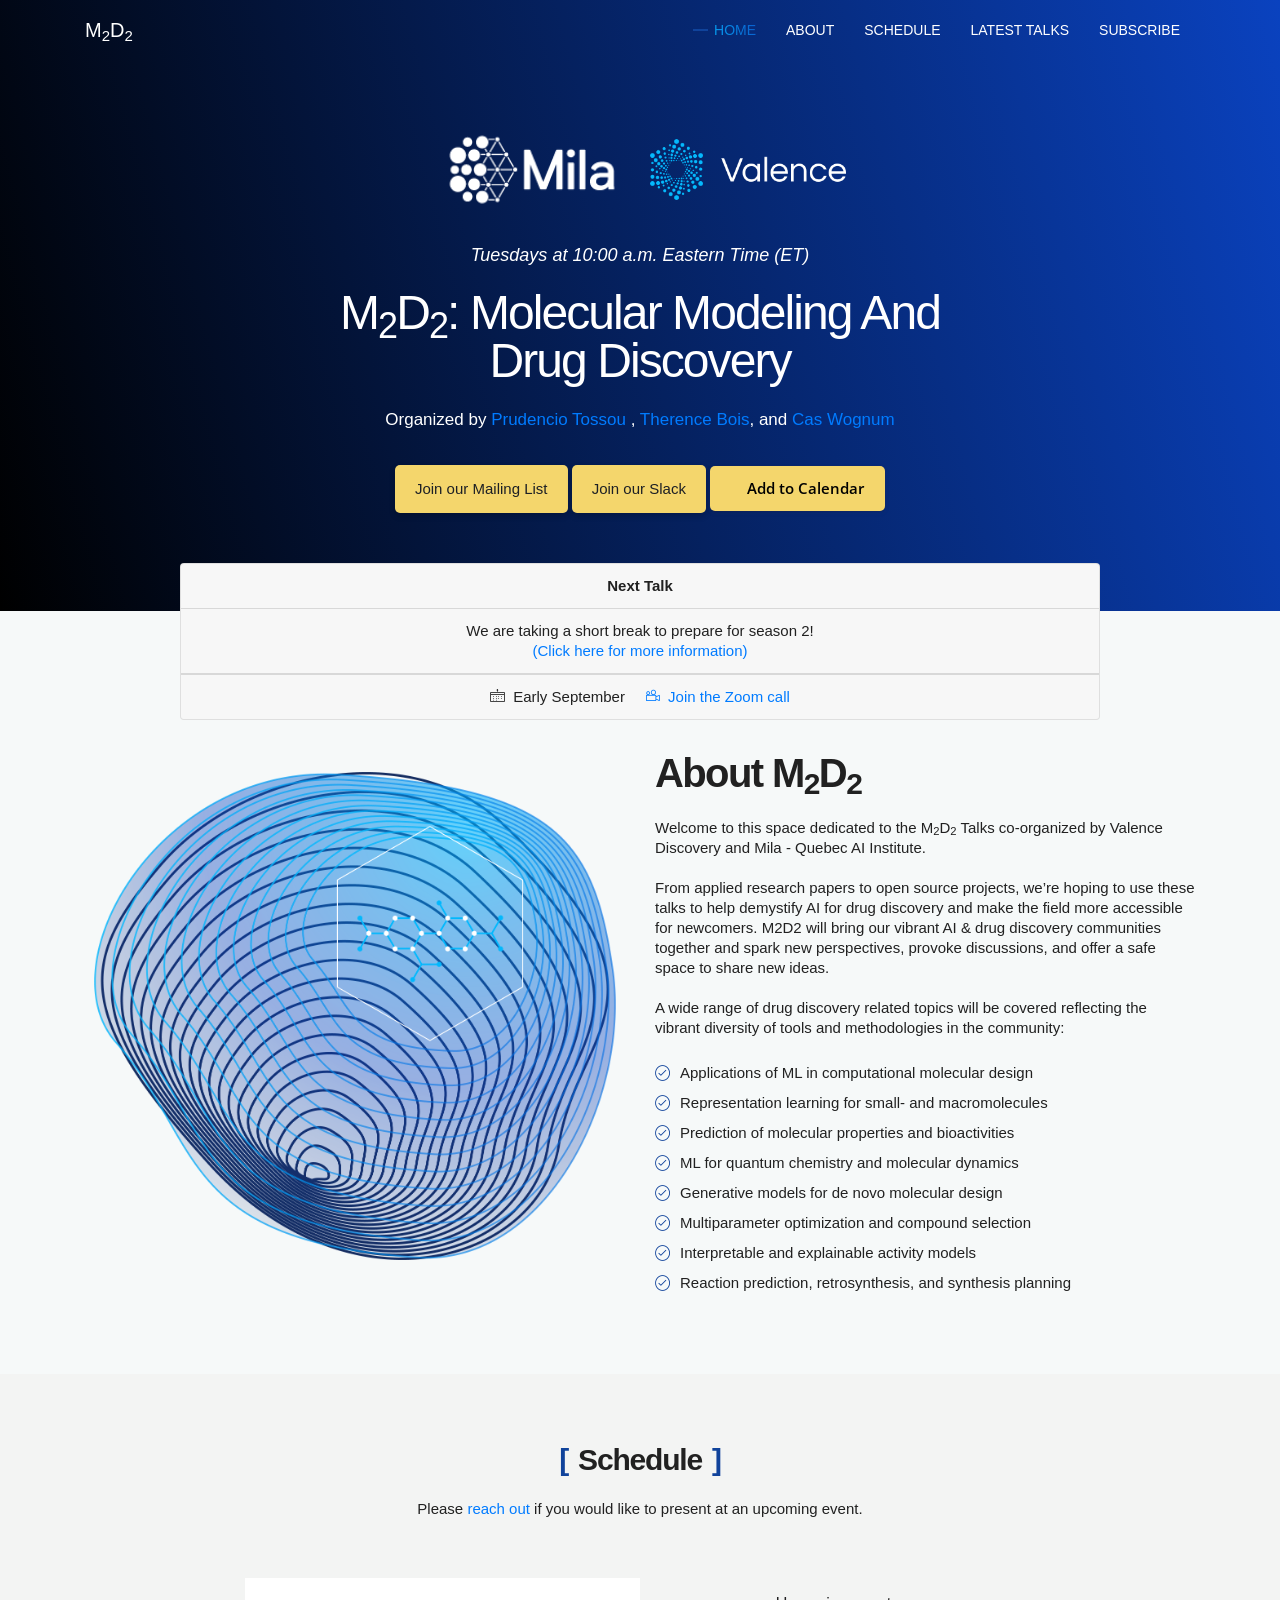
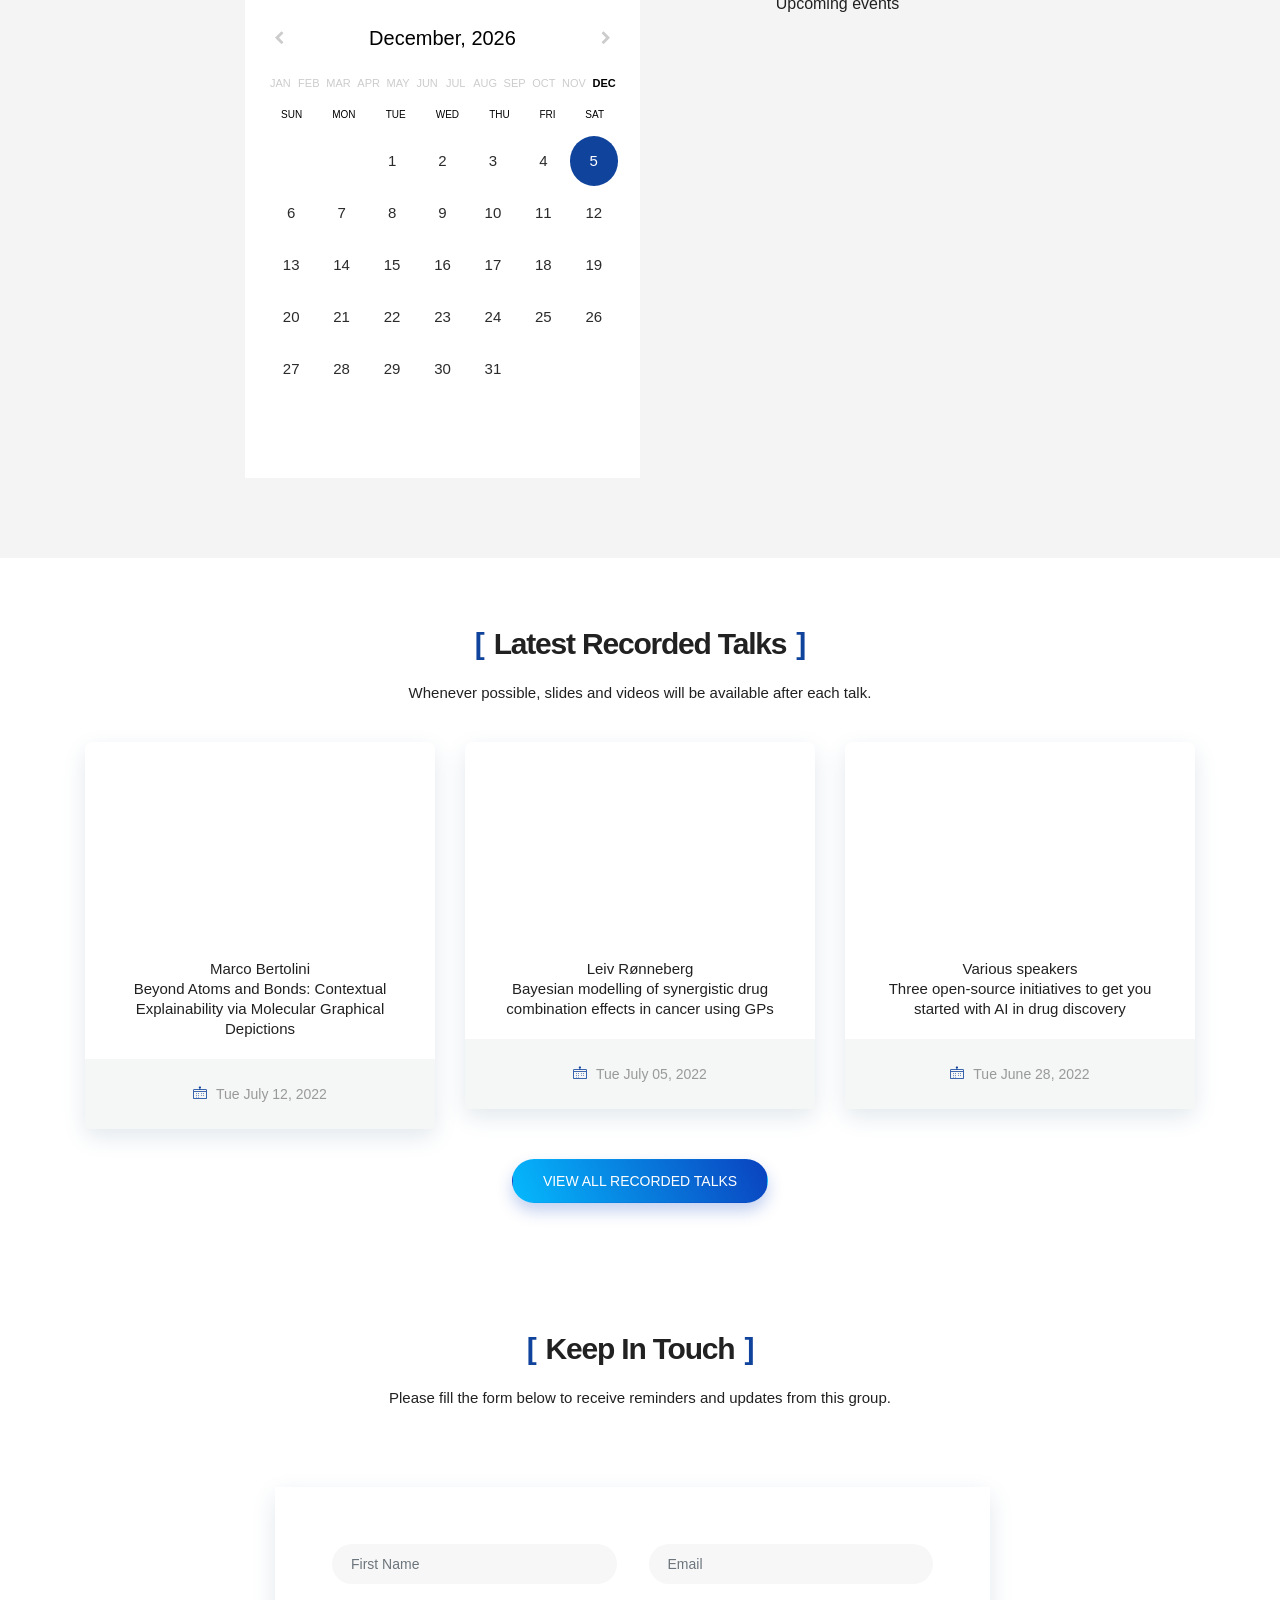
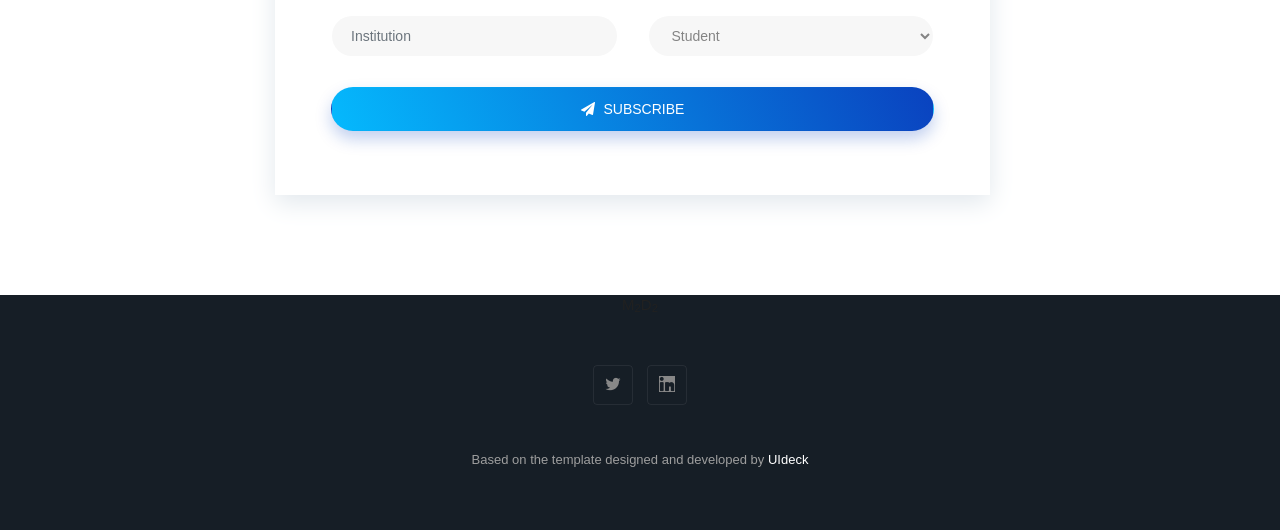
<file: index-old.html>
<!DOCTYPE html>
<html lang="en">
  <head>
    <!-- Required meta tags -->
    <meta charset="utf-8">
    <meta name="viewport" content="width=device-width, initial-scale=1, shrink-to-fit=no">

    <title>M2D2 - Molecular Modeling and Drug Discovery</title>

    <!-- Bootstrap CSS -->
    <link rel="stylesheet" type="text/css" href="assets/css/bootstrap.min.css" >
    <!-- Icon -->
    <link rel="stylesheet" type="text/css" href="assets/fonts/line-icons.css">
    <!-- Nivo Lightbox -->
    <link rel="stylesheet" type="text/css" href="assets/css/nivo-lightbox.css" >
    <!-- Animate -->
    <link rel="stylesheet" type="text/css" href="assets/css/animate.css">
    <!-- Timeline Style -->
    <link rel="stylesheet" type="text/css" href="assets/css/calendar.css">
    <!-- Main Style -->
    <link rel="stylesheet" type="text/css" href="assets/css/main.css">
    <!-- Responsive Style -->
    <link rel="stylesheet" type="text/css" href="assets/css/responsive.css">
    <!-- Font Awesome -->
    <link rel="stylesheet" href="https://stackpath.bootstrapcdn.com/font-awesome/4.7.0/css/font-awesome.min.css">
    
    <!-- Favicons and similar -->
    <link href="https://assets.website-files.com/5ffb54870e826a46069b3ab3/603c238893f850739b72f85e_favicon%4032w.png" rel="shortcut icon" type="image/x-icon">
    <link href="https://assets.website-files.com/5ffb54870e826a46069b3ab3/603c238c9664717f3cdd5ba9_favicon%40256.png" rel="apple-touch-icon">
    
  </head>
  <body>

    <!-- Header Area wrapper Starts -->
    <header id="header-wrap">
      <!-- Navbar Start -->
      <nav class="navbar navbar-expand-lg bg-inverse fixed-top scrolling-navbar">
        <div class="container">
          <!-- Brand and toggle get grouped for better mobile display -->
          <a href="index.html" class="navbar-brand">M<sub>2</sub>D<sub>2</sub></a>       
          <button class="navbar-toggler" type="button" data-toggle="collapse" data-target="#navbarCollapse" aria-controls="navbarCollapse" aria-expanded="false" aria-label="Toggle navigation">
            <i class="lni-menu"></i>
          </button>
          <div class="collapse navbar-collapse" id="navbarCollapse">
            <ul class="navbar-nav mr-auto w-100 justify-content-end">
              <li class="nav-item active">
                <a class="nav-link" href="#header-wrap">
                  Home
                </a>
              </li>
              <li class="nav-item">
                <a class="nav-link" href="#about">
                  About
                </a>
              </li>
              <li class="nav-item">
                <a class="nav-link" href="#schedules">
                  Schedule
                </a>
              </li>
              <li class="nav-item">
                <a class="nav-link" href="#blog">
                  Latest Talks
                </a>
              </li>
              <li class="nav-item">
                <a class="nav-link" href="#contact-map">
                  Subscribe
                </a>
              </li>
            </ul>
          </div>
        </div>
      </nav>
      <!-- Navbar End -->

      <!-- Hero Area Start -->
      <div id="hero-area" class="hero-area-bg">
        <div class="container">
          <div class="row justify-content-center">
            <div class="col-lg-9 col-sm-12">
              <div class="contents text-center">
                <div class="mx-auto mb-4">
                  <img class="mx-2 w-25" src="assets/img/logo/logo_mila.png" width="40%"/>
                  <img class="mx-2 w-25" src="assets/img/logo/logo_valence.png" width="40%"/>
                </div>
                <p class="banner-info">Tuesdays at 10:00 a.m. Eastern Time (ET)</p>
                <h2 class="head-title">M<sub>2</sub>D<sub>2</sub>: Molecular Modeling and </br>Drug Discovery</h2>
                <p class="banner-desc">
                    Organized by
                    <a href="https://linkedin.com/in/prudencio-tossou">Prudencio Tossou </a>,
                    <a href="https://linkedin.com/in/therence-bois-23b99157/">Therence Bois</a>, and
                    <a href="https://www.linkedin.com/in/caswognum/">Cas Wognum</a><br>
                </p>
                <div class="banner-btn">
                  <!-- Button code -->
                    <a href="#contact-map" title="Join our Mailing List" class="slackbutton mb-2">
                        <b> Join our Mailing List </b>
                    </a>
                    <a href="https://join.slack.com/t/m2d2group/shared_invite/zt-16w1rjqqs-n81TiK~iB23XbZ0QWMYs~A" title="Join our slack" class="slackbutton mb-2">
                        <b> Join our Slack </b>
                    </a>
                    <div title="Add to Calendar" class="addeventatc mb-2">
                        &nbsp &nbsp Add to Calendar
                        <span id="cal_start" class="start"></span>
                        <span id="cal_end" class="end"></span>
                        <span class="timezone">America/Toronto</span>
                        <span class="title">M<sub>2</sub>D<sub>2</sub> - Molecular Modeling and Drug Discovery </span>
                        <span class="description">Weekly M<sub>2</sub>D<sub>2</sub> meeting. More info on our website https://valence-discovery.github.io/M2D2-meetings/.</span>
                        <span class="location">Online event</span>
                        <span class="recurring">FREQ=WEEKLY;INTERVAL=1;COUNT=55</span>
                    </div>
                </div>
              </div>
            </div>
          </div>
        </div>
      </div>
      <!-- Hero Area End -->

    </header>
    <!-- Header Area wrapper End -->
    
    <!-- Count Bar Start -->
    <section id="count">
      <div class="container">
        <div class="row justify-content-center">
          <div class="col-10">
            <div class="card next-event-card">
	      <div class="card-header text-center font-weight-bold">Next Talk</div>
              <div class="card-header text-center" id="headingOne" data-toggle="collapse" data-target="#collapseOne" aria-expanded="true" aria-controls="collapseOne" style="cursor:pointer;">
                We are taking a short break to prepare for season 2!</br>
                <a class="false-link">(Click here for more information)</a></p>
              </div>

              <div id="collapseOne" class="collapse hide" aria-labelledby="headingOne" data-parent="#accordion">
                <div class="card-body">
                    <p>We reached the end of Season 1 for the M2D2 talks. Thank you so much for participating in this community and we hope you enjoyed the topics that were covered! We will be taking a few weeks to plan and prepare for <b>Season 2 which will launch in early September</b>. If you have any recommended speakers or topics that you’d like us to include, please submit your preferences through the <a href="https://forms.gle/7pSGLtdNeEUkjVrs5">feedback survey</a>!</p>
                </div>
              </div>
              <div class='card-footer text-center'>
                <span class='date mx-2'><i class='lni-calendar mr-2'></i>Early September</span>
                <a href="https://zoom.us/j/98629809897?pwd=WkJWVkFhQmYxMVp1akFVcmFEMEIvUT09"><span class='date mx-2'><i class='lni-video mr-2'></i>Join the Zoom call</span></a>
              </div>
            </div>
          </div>
        </div>
      </div>
    </section>
    <!-- Count Bar End -->
    
    <!-- About Section Start -->
    <section id="about" class="section-padding">
      <div class="container">
        <div class="row">
          <div class="col-12 col-lg-6 d-none d-lg-inline p-4">
            <div class="img-thumb">
              <img class="img-fluid" src="assets/img/about/img2.png" alt="">
            </div>
          </div>
          <div class="col-lg-6 col-md-12 col-xs-12">
            <div class="about-content">
              <div>
                <div class="about-text">  
                  <h2>About M<sub>2</sub>D<sub>2</sub></h2>
                  <p>Welcome to this space dedicated to the M<sub>2</sub>D<sub>2</sub> Talks co-organized by Valence Discovery and Mila - Quebec AI Institute.</p>
                  <p>From applied research papers to open source projects, we’re hoping to use these talks to help demystify AI for drug discovery and make the field more accessible for newcomers. M2D2 will bring our vibrant AI & drug discovery communities together and spark new perspectives, provoke discussions, and offer a safe space to share new ideas.</p>
                  <p>A wide range of drug discovery related topics will be covered reflecting the vibrant diversity of tools and methodologies in the community:</p>
                </div>
                <ul class="stylish-list mb-3">
                  <li><i class="lni-check-mark-circle"></i>Applications of ML in computational molecular design</li>
                  <li><i class="lni-check-mark-circle"></i>Representation learning for small- and macromolecules</li>
                  <li><i class="lni-check-mark-circle"></i>Prediction of molecular properties and bioactivities</li>
                  <li><i class="lni-check-mark-circle"></i>ML for quantum chemistry and molecular dynamics</li>
                  <li><i class="lni-check-mark-circle"></i>Generative models for de novo molecular design</li>
                  <li><i class="lni-check-mark-circle"></i>Multiparameter optimization and compound selection</li>
                  <li><i class="lni-check-mark-circle"></i>Interpretable and explainable activity models</li>
                  <li><i class="lni-check-mark-circle"></i>Reaction prediction, retrosynthesis, and synthesis planning</li>
                </ul>
              </div>
            </div>
          </div>
        </div>
      </div>
    </section>
    <!-- About Section End -->
    <!-- Schedule Section Start -->
    <section id="schedules" class="schedule section-padding">
		<div class="container">
            <div class="row">
                <div class="col-md-12">
                <div class="section-title-header text-center">
                    <h2 class="section-title wow fadeInUp" data-wow-delay="0.2s">Schedule</h2>
                    <p class="wow fadeInDown" data-wow-delay="0.2s">Please
                        <a href="mailto:prudencio@valencediscovery.com?cc=cas@valencediscovery.com&amp;subject=[M2D2]%20Interested%20in%20presenting">reach out</a>
                        if you would like to present at an upcoming event.
                    </p>
                </div>
                    <div class="content w-100">

                    <div class="calendar-container">
                      <div class="calendar"> 
                        <div class="year-header"> 
                          <span class="left-button fa fa-chevron-left" id="prev"> </span> 
                          <span class="year-month" id="label"></span>
                          <span class="right-button fa fa-chevron-right" id="next"> </span>
                        </div> 
                        <table class="months-table w-100"> 
                          <tbody>
                            <tr class="months-row">
                              <td class="month">Jan</td> 
                              <td class="month">Feb</td> 
                              <td class="month">Mar</td> 
                              <td class="month">Apr</td> 
                              <td class="month">May</td> 
                              <td class="month">Jun</td> 
                              <td class="month">Jul</td>
                              <td class="month">Aug</td> 
                              <td class="month">Sep</td> 
                              <td class="month">Oct</td>          
                              <td class="month">Nov</td>
                              <td class="month">Dec</td>
                            </tr>
                          </tbody>
                        </table> 
                        
                        <table class="days-table w-100"> 
                          <td class="day">Sun</td> 
                          <td class="day">Mon</td> 
                          <td class="day">Tue</td> 
                          <td class="day">Wed</td> 
                          <td class="day">Thu</td> 
                          <td class="day">Fri</td> 
                          <td class="day">Sat</td>
                        </table> 
                        <div class="frame"> 
                          <table class="dates-table w-100"> 
                          <tbody class="tbody">     
                          </tbody> 
                          </table>
                        </div> 
                      </div>
                    </div>
                    <div class="events-container text-center p-3">
                    </div>
                  </div>
                </div>
            </div>
        </div>
    </section>
    <!-- Schedule Section End -->
    <!-- Blog Section Start -->
    <section id="blog" class="section-padding">
      <div class="container">
        <div class="row">
          <div class="col-12">
            <div class="section-title-header text-center">
              <h2 class="section-title wow fadeInUp" data-wow-delay="0.2s">Latest Recorded Talks</h2>
                <p class="wow fadeInDown" data-wow-delay="0.2s">Whenever possible, slides and videos will be available after each talk.</p>
            </div>
          </div>
        </div>
        <div class="row">
            <div class="col-lg-4 col-md-6 col-xs-12">
                <div class="blog-item">
                    <div class="embed-responsive embed-responsive-16by9">
                        <iframe class="embed-responsive-item" width="100%" height="200px" src="https://www.youtube-nocookie.com/embed/ZwpBxhGZpKw" title="YouTube video player" frameborder="0" allow="accelerometer; autoplay; clipboard-write; encrypted-media; gyroscope;" allowfullscreen></iframe>
                    </div>
                    <div class="descr">
                        <b class="title">Marco Bertolini</b>
                        <p>Beyond Atoms and Bonds: Contextual Explainability via Molecular Graphical Depictions</p>
                    </div>
                    <div class="meta-tags">
                        <span class="date"><i class="lni-calendar"></i> Tue July 12, 2022</span> 
                    </div>
                </div>
            </div>
            <div class="col-lg-4 col-md-6 col-xs-12">
                <div class="blog-item">
                    <div class="embed-responsive embed-responsive-16by9">
                        <iframe class="embed-responsive-item" width="100%" height="200px" src="https://www.youtube-nocookie.com/embed/DHAOCNUhqeI" title="YouTube video player" frameborder="0" allow="accelerometer; autoplay; clipboard-write; encrypted-media; gyroscope;" allowfullscreen></iframe>
                    </div>
                    <div class="descr">
                        <b class="title">Leiv Rønneberg</b>
                        <p>Bayesian modelling of synergistic drug combination effects in cancer using GPs</p>
                    </div>
                    <div class="meta-tags">
                        <span class="date"><i class="lni-calendar"></i> Tue July 05, 2022</span> 
                    </div>
                </div>
            </div>
            <div class="col-lg-4 col-md-6 col-xs-12">
                <div class="blog-item">
                    <div class="embed-responsive embed-responsive-16by9">
                        <iframe class="embed-responsive-item" width="100%" height="200px" src="https://www.youtube-nocookie.com/embed/kBL3tB6cVlw" title="YouTube video player" frameborder="0" allow="accelerometer; autoplay; clipboard-write; encrypted-media; gyroscope;" allowfullscreen></iframe>
                    </div>
                    <div class="descr">
                        <b class="title">Various speakers</b>
                        <p>Three open-source initiatives to get you started with AI in drug discovery</p>
                    </div>
                    <div class="meta-tags">
                        <span class="date"><i class="lni-calendar"></i> Tue June 28, 2022</span> 
                    </div>
                </div>
            </div>
        </div>
        <div class="col-12 text-center">
          <a href="https://youtube.com/playlist?list=PLoVkjhDgBOt11Q3wu8lr6fwWHn5Vh3cHJ" class="btn btn-common">View all recorded talks</a>
        </div>
      </div>
    </section>
    <!-- Blog Section End -->
    <!-- Contact Us Section -->
    <section id="contact-map" class="section-padding">
      <div class="container">
        <div class="row">
          <div class="col-12">
            <div class="section-title-header text-center">
              <h2 class="section-title wow fadeInUp" data-wow-delay="0.2s">Keep In Touch</h2>
              <p class="wow fadeInDown" data-wow-delay="0.2s">Please fill the form below to receive reminders and updates from this group.</p>
            </div>
          </div>
        </div>
        <div class="row justify-content-center">
          <div class="col-lg-8 col-md-12 col-xs-12">
            <div class="container-form wow fadeInLeft" data-wow-delay="0.2s">
              <div class="form-wrapper">
                <form role="form" method="post" id="contactForm" name="submit-to-google-sheet" data-toggle="validator" onsubmit="alert('Thank you for subscribing. We will be in touch.')">
                  <div class="row">
                    <div class="col-md-6 form-line">
                      <div class="form-group">
                        <input type="text" class="form-control" id="name" name="name" placeholder="First Name" required data-error="Please enter your name">
                        <div class="help-block with-errors"></div>
                      </div>
                    </div>
                    <div class="col-md-6 form-line">
                      <div class="form-group">
                        <input type="email" class="form-control" id="email" name="email" placeholder="Email" required data-error="Please enter your email">
                        <div class="help-block with-errors"></div>
                      </div> 
                    </div>
                    <div class="col-md-6 form-line">
                      <div class="form-group">
                        <input type="text" class="form-control" id="institution" name="institution" placeholder="Institution" required data-error="Please enter your associated institution">
                        <div class="help-block with-errors"></div>
                      </div>
                    </div>
                    <div class="col-md-6 form-line">
                      <div class="form-group">
                        <select class="form-control form-select" name="position" id="position">
                          <option value="Student" selected>Student</option>
                          <option value="Academic researcher">
                            Academic researcher
                          </option>
                          <option value="Industry researcher">
                            Industry researcher
                          </option>
                          <option value="Other">Other</option>
                        </select>
                        <div class="help-block with-errors"></div>
                      </div>
                    </div>
                    <div class="col-md-12">
                      <div class="form-submit">
                        <button type="submit" class="btn btn-common" id="form-submit"><i class="fa fa-paper-plane" aria-hidden="true"></i> Subscribe</button>
                        <div id="msgSubmit" class="h3 text-center hidden"></div>
                      </div>
                    </div>
                  </div>
                </form>
              </div>
            </div>
          </div>
        </div>
      </div>
    </section>
    <footer>
      <div class="container">
        <div class="row justify-content-center">
          <div class="col-lg-8 col-md-12 col-xs-12">
            <div class="footer-logo">
              M<sub>2</sub>D<sub>2</sub>
            </div>
            <div class="social-icons-footer">
              <ul>
                <li class="twitter"><a target="_blank" href="https://twitter.com/valence_ai"><i class="lni-twitter-filled"></i></a></li>
                <li class="linkedin"><a target="_blank" href="https://www.linkedin.com/company/valence-discovery"><i class="lni-linkedin-filled"></i></a></li>
              </ul>
            </div>
            <div class="site-info">
              <p>Based on the template designed and developed by <a href="http://uideck.com" rel="nofollow">UIdeck</a></p>
            </div>
          </div>
        </div>
      </div>
    </footer>

    <!-- Go to Top Link -->
    <a href="#" class="back-to-top">
    	<i class="lni-chevron-up"></i>
    </a>

    <div id="preloader">
      <div class="sk-circle">
        <div class="sk-circle1 sk-child"></div>
        <div class="sk-circle2 sk-child"></div>
        <div class="sk-circle3 sk-child"></div>
        <div class="sk-circle4 sk-child"></div>
        <div class="sk-circle5 sk-child"></div>
        <div class="sk-circle6 sk-child"></div>
        <div class="sk-circle7 sk-child"></div>
        <div class="sk-circle8 sk-child"></div>
        <div class="sk-circle9 sk-child"></div>
        <div class="sk-circle10 sk-child"></div>
        <div class="sk-circle11 sk-child"></div>
        <div class="sk-circle12 sk-child"></div>
      </div>
    </div>

    <!-- jQuery first, then Popper.js, then Bootstrap JS -->
    <script src="assets/js/jquery-min.js"></script>
    <script src="assets/js/popper.min.js"></script>
    <script src="assets/js/bootstrap.min.js"></script>
    <script src="assets/js/jquery.countdown.min.js"></script>
    <script src="assets/js/waypoints.min.js"></script>
    <script src="assets/js/jquery.counterup.min.js"></script>
    <script src="assets/js/jquery.nav.js"></script>
    <script src="assets/js/jquery.easing.min.js"></script>
    <script src="assets/js/wow.js"></script>
    <script src="assets/js/nivo-lightbox.js"></script>
    <script src="assets/js/add_to_calendar.js?v=2"></script>
    <script src="assets/js/calendar.js?v=3"></script>
    <script src="assets/js/main.js"></script>   
    
    <!-- Form handler -->
    <script>
      const scriptURL =
        "https://script.google.com/macros/s/AKfycbwdYqs5hDfyXOE2CK-X7GgifUuVMl_0_8IfVVZ65sjnPoaMGQCK-X67eZozzk7tsz84/exec";
      const form = document.forms["submit-to-google-sheet"];

      form.addEventListener("submit", (e) => {
        e.preventDefault();
        fetch(scriptURL, { method: "POST", body: new FormData(form) })
          .then((response) => console.log("Success!", response))
          .catch((error) => console.error("Error!", error.message));
        form.reset();
      });
    </script>

    <!-- Global site tag (gtag.js) - Google Analytics -->
    <script async src="https://www.googletagmanager.com/gtag/js?id=G-RVKJBSLG70"></script>
    <script>
        window.dataLayer = window.dataLayer || [];
        function gtag(){dataLayer.push(arguments);}
        gtag('js', new Date());
        gtag('config', 'G-RVKJBSLG70');
    </script>

  </body>
</html>
</file>
<file: assets/css/calendar.css>
.ftco-section {
  padding: 7em 0; }

.ftco-no-pt {
  padding-top: 0; }

.ftco-no-pb {
  padding-bottom: 0; }

.heading-section {
  font-size: 28px;
  color: #000; }

.img {
  background-size: cover;
  background-repeat: no-repeat;
  background-position: center center; }

.content {
  overflow: none;
  width: 100%;
  max-width: 790px;
  padding: 0px 0;
  height: 500px;
  position: relative;
  margin: 20px auto;
  background: none;
}

/*  Events display */
.events-container {
  overflow-y: scroll;
  height: 100%;
  width: 50%;
  float: right;
  margin: 0px auto;
  display: inline-block;
  padding: 0px;
  border-bottom-right-radius: 3px;
  border-top-right-radius: 3px;
  padding: 0; }
  @media (max-width: 767.98px) {
    .events-container {
      width: 100%;
      height: auto; } }

.events-container:after {
  clear: both; }

.event-card {
  padding: 20px 0 0 0;
  max-width: 100%;
  display: block;
  background: #fff;
  border: none !important;
  margin: 20px;
  margin-left: 12px; }
  @media (max-width: 991.98px) {
    .event-card {
      margin: 10px; } }
  @media (max-width: 767.98px) {
    .event-card {
      margin: 0;
      background: #e6e6e6; } }

.event-count, .event-name, .event-cancelled {
  display: inline;
  padding: 0;
  font-size: 1rem; }

.event-count {
  color: #10439b;
  text-align: right; }

.event-name {
  padding-right: 0;
  text-align: left; }

.event-cancelled {
  color: #cd4dcc;
  text-align: right; }

/*  Calendar wrapper */
.calendar-container {
  position: relative;
  margin: 0 auto;
  height: 100%;
  width: 50%;
  background: #fff;
  font: 13px Helvetica, Arial, san-serif;
  display: inline-block;
  padding: 20px;
  float: left; }
  @media (max-width: 991.98px) {
    .calendar-container {
      padding: 0; } }
  @media (max-width: 767.98px) {
    .calendar-container {
      padding: 0;
      width: 100%; } }

.calendar-container:after {
  clear: both; }

.calendar {
  width: 100%;
  padding: 0; }

/* Calendar Header */
.year-header {
  background: #fff;
  height: 40px;
  text-align: center;
  position: relative;
  color: #fff;
  border-top-left-radius: 3px;
  margin-top: 20px; }

.year-header span {
  display: inline-block;
  font-size: 20px;
  line-height: 40px;
  color: #000; }

.left-button, .right-button {
  cursor: pointer;
  width: 28px;
  text-align: center;
  position: absolute;
  color: #cccccc !important;
  -webkit-transition: 0.3s;
  -o-transition: 0.3s;
  transition: 0.3s;
  font-size: 14px !important; }
  @media (prefers-reduced-motion: reduce) {
    .left-button, .right-button {
      -webkit-transition: none;
      -o-transition: none;
      transition: none; } }
  .left-button:hover, .right-button:hover {
    color: #10439b !important; }

.left-button {
  left: 0; }

.right-button {
  right: 0;
  top: 0; }

/* Buttons */
.button {
  cursor: pointer;
  -webkit-appearance: none;
  -moz-appearance: none;
  appearance: none;
  outline: none;
  font-size: 1rem;
  border-radius: 25px;
  padding: 0.65rem 1.9rem;
  -webkit-transition: .2s ease all;
  -o-transition: .2s ease all;
  transition: .2s ease all;
  color: white;
  border: none;
  background: #10439b; }
  .button.button-white {
    background: #fff;
    color: #000; }
  .button:focus {
    -webkit-box-shadow: none;
    box-shadow: none;
    outline: none; }

#cancel-button {
  background: #cd4dcc; }

#add-button {
  display: block;
  position: absolute;
  right: 20px;
  bottom: 20px; }

#add-button:hover, #ok-button:hover, #cancel-button:hover {
  -webkit-transform: scale(1.03);
  -ms-transform: scale(1.03);
  transform: scale(1.03); }

#add-button:active, #ok-button:active, #cancel-button:active {
  -webkit-transform: translateY(3px) scale(0.97);
  -ms-transform: translateY(3px) scale(0.97);
  transform: translateY(3px) scale(0.97); }

/* Days/months tables */
.days-table, .dates-table, .months-table {
  border-collapse: separate;
  text-align: center; }

.day {
  height: 26px;
  width: 26px;
  padding: 0 10px;
  line-height: 26px;
  border: 2px solid transparent;
  text-transform: uppercase;
  font-size: 10px;
  color: #000; }

.month {
  cursor: default;
  height: 26px;
  width: 26px;
  padding: 0 2px;
  padding-top: 10px;
  line-height: 26px;
  text-transform: uppercase;
  font-size: 11px;
  color: #cccccc;
  -webkit-transition: all 250ms;
  -o-transition: all 250ms;
  transition: all 250ms; }
  @media (max-width: 991.98px) {
    .month {
      font-size: 8px; } }
  @media (max-width: 767.98px) {
    .month {
      font-size: 10.5px; } }

.active-month {
  font-weight: 700;
  color: #000; }

.month:hover {
  color: #cd4dcc; }

/*  Dates table */
.table-date {
  cursor: default;
  color: #2b2b2b;
  height: 26px;
  width: 26px;
  font-size: 15px;
  padding: 10px;
  line-height: 26px;
  text-align: center;
  border-radius: 50%;
  border: 2px solid transparent;
  -webkit-transition: all 250ms;
  -o-transition: all 250ms;
  transition: all 250ms;
  position: relative; }

.event-date {
  border-color: #10439b;
  background: none;
  color: black; 
}
  
.event-date:after {
    position: absolute;
    top: 0;
    left: 0;
    width: 10px;
    height: 10px;
    border-radius: 50%;
    content: '';
    background: #28a745; }

.active-date {
  background: #10439b;
  color: #fff; }
  
.past-date.event-date {
    background: #c4c4c4; 
    border: none;
}
  
.past-date.event-date:after {
    display: none;
}

/* input dialog */
.dialog {
  z-index: 5;
  background: #000;
  position: absolute;
  width: 50%;
  height: 500px;
  top: 0;
  right: 0;
  display: none; }
  @media (max-width: 767.98px) {
    .dialog {
      width: 100%; } }

.dialog-header {
  margin: 20px;
  color: #fff;
  text-align: center;
  font-size: 28px; }

.form-container {
  margin-top: 25%; }

.form-label {
  text-transform: uppercase;
  font-size: 13px;
  letter-spacing: 1px;
  color: rgba(255, 255, 255, 0.9); }

.input {
  border: none;
  background: none;
  border-bottom: 1px rgba(255, 255, 255, 0.2) solid;
  display: block;
  margin-bottom: 50px;
  width: 300px;
  height: 20px;
  text-align: center;
  -webkit-transition: border-color 250ms;
  -o-transition: border-color 250ms;
  transition: border-color 250ms;
  color: #fff; }

.input:focus {
  outline: none;
  border-color: #fff; }

.error-input {
  border-color: #cd4dcc; }
</file>
<file: assets/css/main.css>
@import url("https://fonts.googleapis.com/css?family=Open+Sans|Roboto:500,700");


/* BEGIN Load the Valence specific fonts*/

@font-face {
  font-family: 'Fkgrotesk';
  src: url('https://assets.website-files.com/5ffb54870e826a46069b3ab3/6001b7961b444272e0c5b9f5_FKGrotesk-LightItalic.otf') format('opentype'), url('https://assets.website-files.com/5ffb54870e826a46069b3ab3/6001b7939938839e374fb725_FKGrotesk-LightSemiItalic.otf') format('opentype');
  font-weight: 300;
  font-style: italic;
  font-display: swap;
}
@font-face {
  font-family: 'Fkgrotesk';
  src: url('https://assets.website-files.com/5ffb54870e826a46069b3ab3/6001b7931fd463d7005ed343_FKGrotesk-ThinSemiItalic.otf') format('opentype'), url('https://assets.website-files.com/5ffb54870e826a46069b3ab3/6001b793258081dc630caa3b_FKGrotesk-ThinItalic.otf') format('opentype');
  font-weight: 100;
  font-style: italic;
  font-display: swap;
}
@font-face {
  font-family: 'Fkgrotesk';
  src: url('https://assets.website-files.com/5ffb54870e826a46069b3ab3/6001b793ead0751495a19b2d_FKGrotesk-Thin.otf') format('opentype');
  font-weight: 100;
  font-style: normal;
  font-display: swap;
}
@font-face {
  font-family: 'Fkgrotesk';
  src: url('https://assets.website-files.com/5ffb54870e826a46069b3ab3/6001b79353895f502518c343_FKGrotesk-RegularSemiItalic.otf') format('opentype'), url('https://assets.website-files.com/5ffb54870e826a46069b3ab3/6001b793c958d6218d78f8ba_FKGrotesk-RegularItalic.otf') format('opentype');
  font-weight: 400;
  font-style: italic;
  font-display: swap;
}
@font-face {
  font-family: 'Fkgrotesk';
  src: url('https://assets.website-files.com/5ffb54870e826a46069b3ab3/6001b7938fd70114023a3406_FKGrotesk-Light.otf') format('opentype');
  font-weight: 300;
  font-style: normal;
  font-display: swap;
}
@font-face {
  font-family: 'Fkgrotesk';
  src: url('https://assets.website-files.com/5ffb54870e826a46069b3ab3/6001b793ba9db94351d65e4d_FKGrotesk-BoldSemiItalic.otf') format('opentype'), url('https://assets.website-files.com/5ffb54870e826a46069b3ab3/6001b793ba9db9dc15d65e4c_FKGrotesk-BoldItalic.otf') format('opentype');
  font-weight: 700;
  font-style: italic;
  font-display: swap;
}
@font-face {
  font-family: 'Fkgrotesk';
  src: url('https://assets.website-files.com/5ffb54870e826a46069b3ab3/6001b79353c7b06d552c9219_FKGrotesk-MediumSemiItalic.otf') format('opentype'), url('https://assets.website-files.com/5ffb54870e826a46069b3ab3/6001b7939400a431ce3f63ca_FKGrotesk-MediumItalic.otf') format('opentype');
  font-weight: 500;
  font-style: italic;
  font-display: swap;
}
@font-face {
  font-family: 'Fkgrotesk';
  src: url('https://assets.website-files.com/5ffb54870e826a46069b3ab3/6001b7939938838c324fb726_FKGrotesk-Medium.otf') format('opentype');
  font-weight: 500;
  font-style: normal;
  font-display: swap;
}
@font-face {
  font-family: 'Fkgrotesk';
  src: url('https://assets.website-files.com/5ffb54870e826a46069b3ab3/6001b7932e646c8f505efc21_FKGrotesk-Regular.otf') format('opentype');
  font-weight: 400;
  font-style: normal;
  font-display: swap;
}
@font-face {
  font-family: 'Fkgrotesk';
  src: url('https://assets.website-files.com/5ffb54870e826a46069b3ab3/6001b793a725a00c1d1a64c3_FKGrotesk-BlackSemiItalic.otf') format('opentype'), url('https://assets.website-files.com/5ffb54870e826a46069b3ab3/6001b7938fd701846e3a3405_FKGrotesk-BlackItalic.otf') format('opentype');
  font-weight: 900;
  font-style: italic;
  font-display: swap;
}
@font-face {
  font-family: 'Fkgrotesk';
  src: url('https://assets.website-files.com/5ffb54870e826a46069b3ab3/6001b7932e646c48bd5efc1f_FKGrotesk-Bold.otf') format('opentype');
  font-weight: 700;
  font-style: normal;
  font-display: swap;
}
@font-face {
  font-family: 'Fkgrotesk';
  src: url('https://assets.website-files.com/5ffb54870e826a46069b3ab3/6001b79399388312494fb724_FKGrotesk-Black.otf') format('opentype');
  font-weight: 900;
  font-style: normal;
  font-display: swap;
}
@font-face {
  font-family: 'Nectomono';
  src: url('https://assets.website-files.com/5ffb54870e826a46069b3ab3/60031bb3435715a89489f10e_NectoMono-Regular.otf') format('opentype');
  font-weight: 400;
  font-style: normal;
  font-display: swap;
}

/* END loading fonts */


html {
  overflow-x: hidden;
}

body {
  background: #fff;
  font-size: 15px;
  font-weight: 300;
  font-family: "Fkgrotesk", sans-serif;
  -webkit-box-sizing: border-box;
  -moz-box-sizing: border-box;
  box-sizing: border-box;
  -webkit-font-smoothing: subpixel-antialiased;
  color: #212121;
  line-height: 20px;
  -webkit-backface-visibility: hidden;
  backface-visibility: hidden;
  overflow-x: hidden;
}

h1, h2, h3, h4, h5 {
  margin-bottom: 20px;
  font-family: Fkgrotesk, sans-serif;
  font-size: 40px;
  line-height: 50px;
  font-weight: 400;
  letter-spacing: -0.04em;
  text-transform: capitalize;
}

a {
  -webkit-transition: all 0.2s linear;
  -moz-transition: all 0.2s linear;
  -o-transition: all 0.2s linear;
  transition: all 0.2s linear;
}

a:hover {
  text-decoration: none;
}

a a:focus {
  outline: none;
}

p {
  margin: 0px;
}

ul, ol {
  list-style: outside none none;
  margin: 0;
  padding: 0;
}

ul li, ol li {
  list-style: none;
}

.hero-heading {
  font-size: 40px;
  font-weight: 700;
  color: #fff;
  text-transform: capitalize;
  line-height: 70px;
  letter-spacing: 0.1rem;
}

.hero-sub-heading {
  font-size: 20px;
  font-weight: 400;
  color: #e6e6e6;
  line-height: 45px;
  letter-spacing: 0.1rem;
}

.section-titile-bg {
  display: inline;
  font-size: 115px;
  font-weight: 700;
  height: 100%;
  left: -173px;
  opacity: 0.1;
  position: absolute;
  top: -14px;
  width: 100%;
  text-align: center;
}

.section-title-header .subtitle {
  font-size: 20px;
  color: #10439b;
  margin-bottom: 10px;
  font-style: italic;
}

.section-title-header p {
  text: center;
  font-weight: 400;
  line-height: 26px;
  padding-bottom: 36px;
}

.section-title {
  font-size: 30px;
  color: #212121;
  line-height: 52px;
  font-weight: 700;
  text-align: center;
  display: block;
  position: relative;
  margin-bottom: 10px;
}

.section-title:before {
  content: "[";
  color: #10439b;
  padding-right: 10px;
}

.section-title:after {
  content: "]";
  color: #10439b;
  padding-left: 10px;
}

.section-subcontent {
  font-size: 16px;
  text: center;
  font-weight: 400;
  line-height: 26px;
  padding-bottom: 36px;
}

.section-sub {
  text-transform: uppercase;
  font-size: 24px;
  line-height: 52px;
  padding-bottom: 15px;
  margin-bottom: 30px;
  position: relative;
}

.section-sub:before {
  position: absolute;
  content: '';
  height: 1px;
  width: 45px;
  left: 50%;
  bottom: 10px;
  -webkit-transform: translateX(-50%);
  transform: translateX(-50%);
  background-color: #10439b;
}

.subtitle {
  font-size: 15px;
  margin-top: 20px;
  font-weight: 500;
  margin-bottom: 10px;
}

.inner-title {
  font-size: 24px;
  font-weight: 700;
  text-tranform: capitalize;
}

.page-tagline {
  font-size: 24px;
  font-weight: 400;
  color: #ddd;
}

.page-title {
  font-size: 62px;
  font-weight: 700;
  color: #fff;
}

.overlay {
  position: absolute;
  top: 0px;
  left: 0px;
  width: 100%;
  height: 100%;
  background: rgba(0, 0, 0, 0.8);
}

.btn {
  font-size: 14px;
  padding: 10px 30px;
  line-height: 22px;
  border-radius: 30px;
  cursor: pointer;
  font-weight: 500;
  color: #fff;
  text-transform: uppercase;
  -webkit-transition: all 0.2s linear;
  -moz-transition: all 0.2s linear;
  -o-transition: all 0.2s linear;
  transition: all 0.2s linear;
  display: inline-block;
}

.btn i {
  margin-right: 5px;
}

.btn:focus,
.btn:active {
  box-shadow: none;
  outline: none;
  color: #fff;
}

.btn-common {
  background-image: linear-gradient(65deg, #05B9FD 0, #0A42BF 100%);
  box-shadow: 0 8px 16px rgba(10, 66, 191, 0.25);
  position: relative;
  z-index: 1;
}

.btn-common:hover {
  color: #fff;
  background-image: linear-gradient(65deg, #05B9FD 0, #0A42BF 100%);
  box-shadow: 0 8px 16px rgba(10, 66, 191, 0.4);
  transition: all .2s ease-in-out;
  -moz-transition: all .2s ease-in-out;
  -webkit-transition: all .2s ease-in-out;
}

.btn-border {
  color: #212121;
  background-color: transparent;
  border: 1px solid rgba(36, 36, 36, 0.2);
}

.btn-border:hover {
  color: #10439b;
  border-color: #10439b;
  background-color: rgba(255, 255, 255, 0.2);
}

.btn-fill {
  background: #fff;
  color: #212121;
}

.btn-fill:hover {
  color: #10439b;
}

.btn-lg {
  padding: 12px 34px;
  text-transform: uppercase;
  font-size: 14px;
}

.btn-rm {
  padding: 7px 10px;
  text-transform: capitalize;
}

button:focus {
  outline: none !important;
}

.icon-close, .icon-check {
  color: #10439b;
}

.bg-drack {
  background: #f1f1f1;
}

.bg-white {
  background: #fff;
}

.mb-30 {
  margin-bottom: 30px;
}

.mt-30 {
  margin-top: 30px;
}

/* ScrollToTop */
a.back-to-top {
  display: none;
  position: fixed;
  bottom: 18px;
  right: 15px;
  text-decoration: none;
}

a.back-to-top i {
  display: block;
  font-size: 22px;
  width: 40px;
  height: 40px;
  line-height: 40px;
  color: #fff;
  background-image: linear-gradient(65deg, #05B9FD 0, #0A42BF 100%);
  border-radius: 30px;
  text-align: center;
  transition: all 0.2s ease-in-out;
  -moz-transition: all 0.2s ease-in-out;
  -webkit-transition: all 0.2s ease-in-out;
  -o-transition: all 0.2s ease-in-out;
  box-shadow: 0 0 4px rgba(0, 0, 0, 0.14), 0 4px 8px rgba(0, 0, 0, 0.28);
}

a.back-to-top:hover, a.back-to-top:focus {
  text-decoration: none;
}

#preloader {
  position: fixed;
  background: #fff;
  top: 0;
  left: 0;
  width: 100%;
  height: 100%;
  z-index: 9999999999;
}

.sk-circle {
  margin: 0px auto;
  width: 40px;
  height: 40px;
  top: 45%;
  position: relative;
}

.sk-circle .sk-child {
  width: 100%;
  height: 100%;
  position: absolute;
  left: 0;
  top: 0;
}

.sk-circle .sk-child:before {
  content: '';
  display: block;
  margin: 0 auto;
  width: 15%;
  height: 15%;
  background-color: #10439b;
  border-radius: 100%;
  -webkit-animation: sk-circleBounceDelay 1.2s infinite ease-in-out both;
  animation: sk-circleBounceDelay 1.2s infinite ease-in-out both;
}

.sk-circle .sk-circle2 {
  -webkit-transform: rotate(30deg);
  -ms-transform: rotate(30deg);
  transform: rotate(30deg);
}

.sk-circle .sk-circle3 {
  -webkit-transform: rotate(60deg);
  -ms-transform: rotate(60deg);
  transform: rotate(60deg);
}

.sk-circle .sk-circle4 {
  -webkit-transform: rotate(90deg);
  -ms-transform: rotate(90deg);
  transform: rotate(90deg);
}

.sk-circle .sk-circle5 {
  -webkit-transform: rotate(120deg);
  -ms-transform: rotate(120deg);
  transform: rotate(120deg);
}

.sk-circle .sk-circle6 {
  -webkit-transform: rotate(150deg);
  -ms-transform: rotate(150deg);
  transform: rotate(150deg);
}

.sk-circle .sk-circle7 {
  -webkit-transform: rotate(180deg);
  -ms-transform: rotate(180deg);
  transform: rotate(180deg);
}

.sk-circle .sk-circle8 {
  -webkit-transform: rotate(210deg);
  -ms-transform: rotate(210deg);
  transform: rotate(210deg);
}

.sk-circle .sk-circle9 {
  -webkit-transform: rotate(240deg);
  -ms-transform: rotate(240deg);
  transform: rotate(240deg);
}

.sk-circle .sk-circle10 {
  -webkit-transform: rotate(270deg);
  -ms-transform: rotate(270deg);
  transform: rotate(270deg);
}

.sk-circle .sk-circle11 {
  -webkit-transform: rotate(300deg);
  -ms-transform: rotate(300deg);
  transform: rotate(300deg);
}

.sk-circle .sk-circle12 {
  -webkit-transform: rotate(330deg);
  -ms-transform: rotate(330deg);
  transform: rotate(330deg);
}

.sk-circle .sk-circle2:before {
  -webkit-animation-delay: -1.1s;
  animation-delay: -1.1s;
}

.sk-circle .sk-circle3:before {
  -webkit-animation-delay: -1s;
  animation-delay: -1s;
}

.sk-circle .sk-circle4:before {
  -webkit-animation-delay: -0.9s;
  animation-delay: -0.9s;
}

.sk-circle .sk-circle5:before {
  -webkit-animation-delay: -0.8s;
  animation-delay: -0.8s;
}

.sk-circle .sk-circle6:before {
  -webkit-animation-delay: -0.7s;
  animation-delay: -0.7s;
}

.sk-circle .sk-circle7:before {
  -webkit-animation-delay: -0.6s;
  animation-delay: -0.6s;
}

.sk-circle .sk-circle8:before {
  -webkit-animation-delay: -0.5s;
  animation-delay: -0.5s;
}

.sk-circle .sk-circle9:before {
  -webkit-animation-delay: -0.4s;
  animation-delay: -0.4s;
}

.sk-circle .sk-circle10:before {
  -webkit-animation-delay: -0.3s;
  animation-delay: -0.3s;
}

.sk-circle .sk-circle11:before {
  -webkit-animation-delay: -0.2s;
  animation-delay: -0.2s;
}

.sk-circle .sk-circle12:before {
  -webkit-animation-delay: -0.1s;
  animation-delay: -0.1s;
}

@-webkit-keyframes sk-circleBounceDelay {
  0%, 80%, 100% {
    -webkit-transform: scale(0);
    transform: scale(0);
  }
  40% {
    -webkit-transform: scale(1);
    transform: scale(1);
  }
}

@keyframes sk-circleBounceDelay {
  0%, 80%, 100% {
    -webkit-transform: scale(0);
    transform: scale(0);
  }
  40% {
    -webkit-transform: scale(1);
    transform: scale(1);
  }
}

.section-padding {
  padding: 60px 0;
}

.no-padding {
  padding: 0 !important;
}

.padding-left-none {
  padding-left: 0;
}

.padding-right-none {
  padding-right: 0;
}

#page-banner-area {
  background: url(../img/background/banner.jpg) no-repeat;
  background-position: 50% 50%;
  background-size: cover;
}

.page-banner {
  position: relative;
  min-height: 250px;
  color: #fff;
}

.page-banner:before {
  content: '';
  position: absolute;
  top: 0;
  left: 0;
  width: 100%;
  height: 100%;
  background: rgba(0, 0, 0, 0.2);
}

.page-banner .page-banner-title {
  position: absolute;
  top: 50%;
  width: 100%;
  height: 100%;
  text-transform: uppercase;
}

.page-banner .page-banner-title h2 {
  color: #fff;
  font-size: 40px;
}

@-webkit-keyframes fadeIn {
  from {
    opacity: 0;
  }
  to {
    opacity: 1;
  }
}

@keyframes fadeIn {
  from {
    opacity: 0;
  }
  to {
    opacity: 1;
  }
}

.fadeIn {
  -webkit-animation-name: fadeIn;
  animation-name: fadeIn;
}

#white-bg {
  background: #fff;
}

.navbar-brand {
  position: relative;
  padding: 0px;
}

.navbar-brand img {
  width: 75%;
}

.top-nav-collapse.navbar a {
    color: #1e1e1e;
}

.top-nav-collapse.navbar a:hover {
    color: black;
}

.navbar a {
    color: white;
}

.navbar a:hover {
    color: linear-gradient(65deg, #05B9FD 0, #0A42BF 100%);
}

@media (max-width: 991px) {
    .navbar a {
        color: #1e1e1e;
    }

    .navbar a:hover {
        color: linear-gradient(65deg, #05B9FD 0, #0A42BF 100%);
    }
}


.top-nav-collapse {
  background: #fff;
  z-index: 999999;
  top: 0px !important;
  min-height: 58px;
  box-shadow: 0px 3px 6px 3px rgba(0, 0, 0, 0.06);
  -webkit-animation-duration: 1s;
  animation-duration: 1s;
  -webkit-animation-fill-mode: both;
  animation-fill-mode: both;
  -webkit-animation-name: fadeInDown;
  animation-name: fadeInDown;
  background: #fff !important;
}

.top-nav-collapse .navbar-brand {
  top: 0px;
}

.top-nav-collapse .navbar-nav .nav-link {
  color: #212121 !important;
}

.top-nav-collapse .navbar-nav .nav-link:hover {
  color: #10439b !important;
}

.top-nav-collapse .navbar-nav li.active a.nav-link {
  color: #10439b !important;
}

.navbar-expand-lg .navbar-toggler {
  background: transparent;
  border: 1px solid #10439b;
  background-image: linear-gradient(65deg, #05B9FD 0, #0A42BF 100%);
  -webkit-background-clip: text;
  -webkit-text-fill-color: transparent;
  background-clip: text;
  border-radius: 4px;
  cursor: pointer;
}

.indigo {
  background: transparent;
}

.navbar-expand-lg .navbar-nav .nav-link {
  color: #fff;
  font-size: 14px;
  padding: 0 15px;
  margin-top: 10px;
  margin-bottom: 10px;
  font-weight: 500;
  line-height: 40px;
  text-transform: uppercase;
  background: transparent;
  -webkit-transition: all 0.3s ease-in-out;
  -moz-transition: all 0.3s ease-in-out;
  transition: all 0.3s ease-in-out;
  position: relative;
}

.navbar-expand-lg .navbar-nav li > a:before {
  content: '';
  position: absolute;
  top: 19px;
  left: 5%;
  margin-left: -10px;
  width: 15px;
  height: 2px;
  background: #10439b;
  -webkit-transform: scale3d(0, 1, 1);
  -moz-transform: scale3d(0, 1, 1);
  transform: scale3d(0, 1, 1);
  -webkit-transition: -webkit-transform 0.1s;
  -moz-transition: -webkit-transform 0.1s;
  transition: transform 0.1s;
}

.navbar-expand-lg .navbar-nav .active a:before {
  -webkit-transform: scale3d(1, 1, 1);
  -moz-transform: scale3d(1, 1, 1);
  transform: scale3d(1, 1, 1);
  -webkit-transition-timing-function: cubic-bezier(0.4, 0, 0.2, 1);
  -moz-transition-timing-function: cubic-bezier(0.4, 0, 0.2, 1);
  transition-timing-function: cubic-bezier(0.4, 0, 0.2, 1);
  -webkit-transition-duration: 0.3s;
  -moz-transition-duration: 0.3s;
  transition-duration: 0.3s;
}

.navbar-expand-lg .navbar-nav li a:hover,
.navbar-expand-lg .navbar-nav li .active > a,
.navbar-expand-lg .navbar-nav li a:focus {
  background-image: linear-gradient(65deg, #05B9FD 0, #0A42BF 100%);
  -webkit-background-clip: text;
  -webkit-text-fill-color: transparent;
  background-clip: text;
  outline: none;
}

.navbar-expand-lg .navbar-nav .nav-link:focus,
.navbar-expand-lg .navbar-nav .nav-link:hover {
  background-image: linear-gradient(65deg, #05B9FD 0, #0A42BF 100%);
  -webkit-background-clip: text;
  -webkit-text-fill-color: transparent;
  background-clip: text !important;
}

.navbar {
  padding: 0;
}

.navbar li.active a.nav-link {
  background-image: linear-gradient(65deg, #05B9FD 0, #0A42BF 100%);
  -webkit-background-clip: text;
  -webkit-text-fill-color: transparent;
  background-clip: text !important;
}

.dropdown-toggle::after {
  display: none;
}

.dropdown-menu {
  margin: 0;
  padding: 0;
  display: none;
  position: absolute;
  z-index: 99;
  min-width: 210px;
  background-color: #fff;
  white-space: nowrap;
  border-radius: 4px;
  -webkit-box-shadow: 0 6px 12px rgba(0, 0, 0, 0.175);
  box-shadow: 0 6px 12px rgba(0, 0, 0, 0.175);
  animation: fadeIn 0.4s;
  -webkit-animation: fadeIn 0.4s;
  -moz-animation: fadeIn 0.4s;
  -o-animation: fadeIn 0.4s;
  -ms-animation: fadeIn 0.4s;
}

.dropdown-menu:before {
  content: "";
  display: inline-block;
  position: absolute;
  bottom: 100%;
  left: 20%;
  margin-left: -5px;
  border-right: 10px solid transparent;
  border-left: 10px solid transparent;
  border-bottom: 10px solid #f5f5f5;
}

.dropdown:hover .dropdown-menu {
  display: block;
  position: absolute;
  text-align: left;
  top: 100%;
  border: none;
  animation: fadeIn 0.4s;
  -webkit-animation: fadeIn 0.4s;
  -moz-animation: fadeIn 0.4s;
  -o-animation: fadeIn 0.4s;
  -ms-animation: fadeIn 0.4s;
  background: #f5f5f5;
}

.dropdown .dropdown-menu .dropdown-item {
  width: 100%;
  padding: 12px 20px;
  font-size: 14px;
  color: #212121;
  border-bottom: 1px solid #f1f1f1;
  text-decoration: none;
  display: inline-block;
  float: left;
  clear: both;
  position: relative;
  outline: 0;
  transition: all 0.3s ease-in-out;
  -webkit-transition: all 0.3s ease-in-out;
  -moz-transition: all 0.3s ease-in-out;
  -o-transition: all 0.3s ease-in-out;
  -ms-transition: all 0.3s ease-in-out;
}

.dropdown .dropdown-menu .dropdown-item:last-child {
  border-bottom: none;
  border-bottom-left-radius: 4px;
  border-bottom-right-radius: 4px;
}

.dropdown .dropdown-menu .dropdown-item:first-child {
  border-top-left-radius: 4px;
  border-top-right-radius: 4px;
}

.dropdown .dropdown-item:focus,
.dropdown .dropdown-item:hover,
.dropdown .dropdown-item.active {
  color: #10439b;
}

.dropdown-item.active, .dropdown-item:active {
  background: transparent;
}

.fadeInUpMenu {
  -webkit-animation-name: fadeInUpMenu;
  animation-name: fadeInUpMenu;
}

/* only small tablets */
@media (min-width: 768px) and (max-width: 991px) {
  .bg-inverse {
    background: #fff !important;
    box-shadow: 0px 3px 6px 3px rgba(0, 0, 0, 0.06);
  }
  .navbar-expand-lg .navbar-brand, .navbar-expand-lg .navbar-toggler {
    margin: 15px;
  }
  .navbar-nav {
    padding: 5px 15px;
  }
  .navbar-expand-lg .navbar-nav .nav-link {
    margin-top: 0;
    margin-bottom: 0;
    padding: 0px 40px;
    color: #212121;
  }
}

@media (max-width: 991px) {
  .bg-inverse {
    background: #fff !important;
    box-shadow: 0px 3px 6px 3px rgba(0, 0, 0, 0.06);
  }
  .navbar-expand-lg .navbar-brand, .navbar-expand-lg .navbar-toggler {
    margin: 15px;
  }
  .navbar-nav {
    padding: 5px 15px;
  }
  .navbar-expand-lg .navbar-nav .nav-link {
    margin-top: 0;
    margin-bottom: 0;
    padding: 0px 40px;
    color: #212121;
  }
}

#about {
  background: #F6F9F9;
}

.about-content {
  height: 100%;
  display: table;
}

.about-content > div {
  vertical-align: middle;
  display: table-cell;
}

.about-content .about-text h2 {
  font-size: 40px;
  font-weight: 700;
}

.about-content .about-text h6 {
  font-size: 18px;
  line-height: 32px;
  font-weight: 400;
  margin-top: 20px;
}

.about-content .about-text p {
  margin-top: 20px;
  margin-bottom: 20px;
}

.about-content ul {
  margin-bottom: -8px;
}

.about-content ul li {
  list-style: none;
  line-height: 30px;
  position: relative;
  padding-left: 25px;
}

.about-content ul li i {
  position: absolute;
  left: 0;
  top: 7px;
  font-size: 16px;
  color: #10439b;
}

.about-content .btn-about {
  margin-top: 30px;
}

.about-content .btn-about .btn {
  margin-right: 10px;
}

#event-up .event-item {
  position: relative;
}

#event-up .event-item .overlay-text {
  text-align: center;
  position: absolute;
  top: 0px;
  left: 0px;
  width: 100%;
  height: 100%;
  background: rgba(0, 0, 0, 0.9);
  opacity: 0;
  -webkit-transition: all 0.3s ease-in-out;
  -moz-transition: all 0.3s ease-in-out;
  -o-transition: all 0.3s ease-in-out;
  transition: all 0.3s ease-in-out;
}

#event-up .event-item .content {
  position: absolute;
  top: 30%;
  width: 100%;
  color: #fff;
  transform: translateY(-50%);
  -webkit-transition: all 0.3s ease-in-out;
  -moz-transition: all 0.3s ease-in-out;
  -o-transition: all 0.3s ease-in-out;
  transition: all 0.3s ease-in-out;
}

#event-up .event-item .content h3 {
  font-size: 16px;
  text-transform: uppercase;
}

#event-up .event-item .content a {
  color: #10439b;
  margin-top: 10px;
}

#event-up .event-item:hover .content {
  top: 50%;
}

#event-up .event-item .overlay-text:hover {
  opacity: 1;
}

/* ==========================================================================
   Video Section Style
   ========================================================================== */
.ready-to-play {
  height: 560px;
  width: 100%;
  overflow: hidden;
  position: relative;
  z-index: 2;
}

.ready-to-play:before {
  content: '';
  background-image: linear-gradient(0deg, #FF4D79 0, #FF809F 100%);
  position: absolute;
  display: block;
  left: 0px;
  top: 0px;
  width: 100%;
  height: 100%;
  z-index: 0;
  opacity: 0.7;
}

video {
  position: absolute;
  top: 50%;
  left: 50%;
  min-width: 100%;
  min-height: 100%;
  width: auto;
  height: auto;
  z-index: -100;
  -webkit-transform: translateX(-50%) translateY(-50%);
  -moz-transform: translateX(-50%) translateY(-50%);
  transform: translateX(-50%) translateY(-50%);
  background-size: cover;
  transition: 1s opacity;
}

.stop {
  opacity: 1;
}

.stopfade .ready-to-play:before {
  opacity: 1;
}

h1 {
  font-size: 3rem;
  text-transform: uppercase;
  margin-top: 0;
  letter-spacing: .3rem;
}

.video-text {
  background-size: cover;
  height: 100%;
  left: 0;
  position: absolute;
  top: 0;
  width: 100%;
  z-index: 999;
  color: #fff;
}

.video-text {
  text-align: center;
}

.video-text h4 {
  margin-bottom: 15px;
  color: #fff;
  text-transform: uppercase;
}

.video-text h1 {
  margin-bottom: 25px;
  color: #fff;
}

.video-text p {
  color: #fff;
}

.tb-t {
  display: table;
  height: 100%;
  margin: auto;
}

.tb-t .tb-c {
  display: table-cell;
  vertical-align: middle;
}

.tb-t .tb-c button {
  background: transparent;
  border: 2px solid #fff;
  border-radius: 50%;
  width: 80px;
  height: 80px;
}

.tb-t .tb-c button i {
  font-size: 30px;
  color: #fff;
  line-height: 70px;
}

.tb-t .tb-c button:focus {
  outline: none;
}

.counter-section {
  background: url(../img/background/countdown.jpg) no-repeat center;
  background-size: auto auto;
  padding: 80px 0;
  background-size: cover;
  background-attachment: relative;
  position: relative;
}

.counter-section:before {
  content: '';
  position: absolute;
  top: 0;
  bottom: 0;
  width: 100%;
  height: 100%;
  background: rgba(0, 0, 0, 0.8);
}

.counter-section .counter {
  position: relative;
  background: rgba(255, 255, 255, 0.3);
  padding: 35px 0;
  border-radius: 4px;
  padding-left: 45px;
  margin-left: 20px;
}

.counter-section .counter .icon {
  background-image: linear-gradient(0deg, #FF4D79 0, #FF809F 100%);
  color: #fff;
  text-align: center;
  line-height: 50px;
  width: 60px;
  height: 60px;
  border-radius: 50%;
  position: absolute;
  top: 47%;
  left: -30px;
  margin-top: -25px;
}

.counter-section .counter .icon i {
  font-size: 24px;
  line-height: 60px;
  color: #fff;
}

.counter-section .counter p {
  font-size: 15px;
  color: #fff;
  font-weight: 400;
}

.counter-section .counter .counterUp {
  color: #fff;
  font-size: 50px;
  margin-bottom: 20px;
  font-weight: 700;
}

/* Sponsors Area */
#sponsors {
  background: url(../img/background/countdown.jpg) no-repeat center;
  background-attachment: scroll;
  background-size: auto auto;
  background-size: cover;
  background-attachment: fixed;
  position: relative;
}

#sponsors .section-title-header .section-title {
  color: #fff;
}

#sponsors .section-title-header p {
  color: #fff;
}

#sponsors .sponsors-logo a img {
  margin: 30px;
}

#sponsors .spnsors-logo:hover {
  border-color: transparent;
  box-shadow: 0px 20px 40px rgba(0, 0, 0, 0.2);
}

/* Schedule Area */
#schedules {
  background: #f3f4f3;
}

#schedule-tab {
  position: relative;
}

.schedule .nav-tabs {
  display: block;
  border-bottom: none;
}

.schedule .nav-tabs .nav-item {
  margin-bottom: 16px;
  text-align: center;
  margin: 0 10px;
  display: inline-block;
}

.schedule .nav-tabs .nav-link {
  padding: 12px 15px;
  background: #fff;
  padding-top: 16px;
  border-radius: 4px;
  box-shadow: 0 8px 24px #E2E8ED;
  -webkit-transition: all 0.2s linear;
  -moz-transition: all 0.2s linear;
  -o-transition: all 0.2s linear;
  transition: all 0.2s linear;
}

.schedule .nav-tabs .nav-item.show .nav-link, .schedule .nav-tabs .nav-link.active,
.schedule .nav-tabs .nav-item .nav-link:hover {
  border-color: transparent;
  position: relative;
  background-image: linear-gradient(65deg, #FF4D79 0, #FF809F 100%);
}

.schedule .nav-tabs .nav-item.show .nav-link h4, .schedule .nav-tabs .nav-link.active h4,
.schedule .nav-tabs .nav-item .nav-link:hover h4 {
  color: #fff;
}

.schedule .nav-tabs .nav-item.show .nav-link h5, .schedule .nav-tabs .nav-link.active h5,
.schedule .nav-tabs .nav-item .nav-link:hover h5 {
  color: #fff;
}

.schedule .nav-tabs .nav-item.show .nav-link:before, .schedule .nav-tabs .nav-link.active:before {
  content: '';
  position: absolute;
  left: 42%;
  bottom: -24px;
  border-width: 12px;
  border-style: solid;
  border-color: #10439b transparent transparent transparent;
}

.schedule .item-text {
  border-radius: 4px;
  position: relative;
}

.schedule .item-text h4 {
  font-size: 15px;
  color: #2f323c;
  line-height: 22px;
  font-weight: 400;
  text-transform: uppercase;
}

.schedule .item-text h5 {
  font-size: 14px;
  color: #848484;
  line-height: 16px;
  font-weight: 400;
  text-transform: capitalize;
}

.schedule .schedule-tab-content .tab-content {
  box-shadow: 0 8px 24px #E2E8ED;
}

.schedule .schedule-tab-content .card {
  border: none;
}

.schedule .show .card-body {
  background: #f3f4f3;
}

.schedule .card .schedule-slot-time {
  background-image: linear-gradient(65deg, #FF4D79 0, #FF809F 100%);
  color: #fff;
  padding: 38px 28px;
  float: left;
  font-size: 18px;
  font-weight: 700;
  -webkit-box-flex: 0;
  -ms-flex: 0 0 18%;
  flex: 0 0 18%;
  max-width: 18%;
}

.schedule .card-header {
  position: relative;
  padding: 35px 40px 35px 224px;
  border-bottom: 1px dashed #e5e5e5;
  cursor: pointer;
  border-left: none;
  width: 100%;
}

.schedule .card-header .images-box {
  width: 70px;
  height: 70px;
  float: left;
  margin-right: 20px;
}

.schedule .card-header .images-box img {
  border-radius: 50%;
}

.schedule .card-header .time {
  color: #777777;
  font-size: 13px;
  margin-bottom: 5px;
}

.schedule .card-header h4 {
  font-weight: 700;
  font-size: 18px;
  color: #212121;
  text-transform: uppercase;
  margin-bottom: 8px;
}

.schedule .card-header .name {
  position: relative;
  font-size: 14px;
  color: #777777;
  font-weight: 500;
  display: inline-block;
  margin-bottom: 5px;
}

.schedule .card-body {
  padding: 30px 45px 30px 45px;
  background: #fff;
}

.schedule .card-body .location {
  margin-top: 8px;
  font-size: 13px;
  color: #777777;
}

.schedule .card-body .location span {
  color: #10439b;
  margin-right: 5px;
}

.accordion .card {
  border-radius: 0px;
  margin-bottom: -2px;
}

.accordion .header-title {
  position: relative;
}

.accordion .header-title:after {
  font-family: "LineIcons";
  content: "\e93a";
  position: absolute;
  right: 10px;
  color: #999;
  top: 50%;
  line-height: 1;
  padding: 0px 5px;
  margin-top: -7px;
}

.accordion .collapsed:after {
  content: "\e940";
}

.accordion .card-header {
  background: transparent;
  cursor: pointer;
  padding: 0;
}

.accordion .card-header i {
  color: #10439b;
  width: 40px;
  height: 40px;
  display: inline-block;
  line-height: 40px;
  text-align: center;
  margin-right: 10px;
  border-right: 1px solid #ddd;
}

.accordion .card-body {
  padding-left: 56px;
}

/* Inforamation Bar */
#information-bar {
  background: #fff;
  position: relative;
}

#information-bar .inforation-wrapper {
  background: #fff;
  border-radius: 4px;
  box-shadow: 0 8px 24px #E2E8ED;
  margin-bottom: -35px;
  margin-top: -35px;
  padding: 45px 0;
  position: relative;
  top: -40px;
  z-index: 999;
}

#information-bar ul {
  text-align: center;
}

#information-bar ul li {
  display: inline-block;
}

#information-bar ul li i {
  text-align: center;
  padding: 0 12px;
  font-size: 32px;
  vertical-align: middle;
  background-image: linear-gradient(0deg, #FF4D79 0, #FF809F 100%);
  -webkit-background-clip: text;
  -webkit-text-fill-color: transparent;
  background-clip: text;
}

#information-bar ul li span {
  font-size: 13px;
  display: inline-block;
  text-align: left;
  vertical-align: middle;
}

#information-bar ul li span b {
  font-size: 20px;
  color: #374045;
  font-weight: bold;
  margin-bottom: 5px;
  display: block;
}

/* Services Item */
.intro {
  background: #fff;
}

.single-intro-text {
  padding: 45px 50px 40px 60px;
  -webkit-box-shadow: 0 8px 24px #E2E8ED;
  box-shadow: 0 8px 24px #E2E8ED;
  border-radius: 4px;
  -webkit-border-radius: 4px;
  -ms-border-radius: 4px;
  overflow: hidden;
  position: relative;
  margin: 15px 0;
  background: #fff;
  z-index: 2;
  -webkit-transition: all 300ms ease-in-out;
  -moz-transition: all 300ms ease-in-out;
  transition: all 300ms ease-in-out;
}

.single-intro-text:hover {
  box-shadow: 0 16px 48px #E2E8ED;
}

.single-intro-text i {
  position: absolute;
  left: -10px;
  -webkit-transition: all 300ms ease-in-out;
  -moz-transition: all 300ms ease-in-out;
  transition: all 300ms ease-in-out;
  top: 20px;
  font-size: 55px;
  color: #bababa;
}

.single-intro-text h3 {
  font-size: 24px;
  margin-bottom: 20px;
  font-weight: 700;
}

.single-intro-text p {
  margin-bottom: 0;
}

.single-intro-text .count-number {
  position: absolute;
  right: -55px;
  bottom: -55px;
  width: 120px;
  height: 120px;
  border-radius: 50%;
  -webkit-border-radius: 50%;
  -ms-border-radius: 50%;
  background-image: linear-gradient(0deg, #FF4D79 0, #FF809F 100%);
  color: #fff;
  display: block;
  text-align: left;
  font-size: 16px;
  font-weight: 700;
  padding: 25px 30px;
}

.single-intro-text:hover i {
  background-image: linear-gradient(65deg, #FF4D79 0, #FF809F 100%);
  -webkit-background-clip: text;
  -webkit-text-fill-color: transparent;
  background-clip: text;
  text-fill-color: transparent;
}

/* Gallery Section */
#gallery {
  background: #f3f4f3;
  position: relative;
}

#gallery .gallery-box {
  position: relative;
  margin-bottom: 30px;
  padding: 10px;
  box-shadow: 0 8px 24px #E2E8ED;
}

#gallery .gallery-box .overlay-box {
  position: absolute;
  top: 0px;
  left: 0px;
  right: 0px;
  bottom: 0px;
  padding-top: 35%;
  -webkit-transition: all 500ms ease;
  -moz-transition: all 500ms ease;
  -ms-transition: all 500ms ease;
  -o-transition: all 500ms ease;
  transition: all 500ms ease;
}

#gallery .gallery-box .overlay-box i {
  background: #ffffff;
  color: #10439b;
  font-size: 30px;
  width: 50px;
  height: 50px;
  display: inline-block;
  line-height: 50px;
  border-radius: 50%;
  transform: scale(0, 0);
  -webkit-transform: scale(0, 0);
  -moz-transform: scale(0, 0);
  -ms-transform: scale(0, 0);
  -o-transform: scale(0, 0);
  -webkit-transition: all 500ms ease;
  -moz-transition: all 500ms ease;
  -ms-transition: all 500ms ease;
  -o-transition: all 500ms ease;
  transition: all 500ms ease;
}

#gallery .gallery-box:hover .overlay-box {
  background: rgba(255, 74, 103, 0.69);
  transform: scale(1, 1);
  -webkit-transition: all 500ms ease;
  -moz-transition: all 500ms ease;
  -ms-transition: all 500ms ease;
  -o-transition: all 500ms ease;
  transition: all 500ms ease;
}

#gallery .gallery-box:hover .overlay-box i {
  -webkit-transform: scale(1, 1);
  -moz-transform: scale(1, 1);
  -ms-transform: scale(1, 1);
  -o-transform: scale(1, 1);
}

/* Team Item */
.team-item:hover {
  box-shadow: 0 16px 48px #E2E8ED;
}

.team-item {
  margin: 15px 0;
  padding: 15px;
  border-radius: 4px;
  position: relative;
  box-shadow: 0 8px 24px #E2E8ED;
  transition: all 0.3s ease-in-out 0s;
  -moz-transition: all 0.3s ease-in-out 0s;
  -webkit-transition: all 0.3s ease-in-out 0s;
  -o-transition: all 0.3s ease-in-out 0s;
}

.team-item .team-img {
  position: relative;
  cursor: pointer;
  overflow: hidden;
}

.team-item .team-overlay {
  text-align: center;
  position: absolute;
  top: 0px;
  left: 0px;
  width: 100%;
  height: 100%;
  background: rgba(0, 0, 0, 0.9);
  opacity: 0;
  -webkit-transition: all 0.3s ease-in-out;
  -moz-transition: all 0.3s ease-in-out;
  -o-transition: all 0.3s ease-in-out;
  transition: all 0.3s ease-in-out;
}

.team-item .overlay-social-icon {
  position: absolute;
  top: 50%;
  width: 100%;
  color: #fff;
  transform: translateY(-50%);
  -webkit-transition: all 0.3s ease-in-out;
  -moz-transition: all 0.3s ease-in-out;
  -o-transition: all 0.3s ease-in-out;
  transition: all 0.3s ease-in-out;
}

.team-item .overlay-social-icon .social-icons {
  padding-left: 0;
  width: 120px;
  height: 120px;
  margin: 0 auto;
  -webkit-transform: translateY(-30px);
  -moz-transform: translateY(-30px);
  transform: translateY(-30px);
  transition: all 0.3s ease-in-out 0s;
  -moz-transition: all 0.3s ease-in-out 0s;
  -webkit-transition: all 0.3s ease-in-out 0s;
  -o-transition: all 0.3s ease-in-out 0s;
}

.team-item .overlay-social-icon .social-icons li {
  float: left;
}

.team-item .overlay-social-icon .social-icons li a {
  letter-spacing: 0px;
  outline: 0 !important;
}

.team-item .overlay-social-icon .social-icons li a i {
  font-size: 20px;
  color: #fff;
  width: 60px;
  height: 60px;
  background: #10439b;
  display: block;
  border-radius: 0px;
  line-height: 60px;
  transition: all 0.3s ease-in-out 0s;
  -moz-transition: all 0.3s ease-in-out 0s;
  -webkit-transition: all 0.3s ease-in-out 0s;
  -o-transition: all 0.3s ease-in-out 0s;
}

.team-item .overlay-social-icon .social-icons li .lni-facebook-filled {
  background: rgba(59, 89, 152, 0.7);
}

.team-item .overlay-social-icon .social-icons li .lni-facebook-filled:hover {
  background: #3B5998;
}

.team-item .overlay-social-icon .social-icons li .lni-twitter-filled {
  background: rgba(29, 161, 242, 0.7);
}

.team-item .overlay-social-icon .social-icons li .lni-twitter-filled:hover {
  background: #1da1f2;
}

.team-item .overlay-social-icon .social-icons li .lni-google-plus {
  background: rgba(234, 67, 53, 0.7);
}

.team-item .overlay-social-icon .social-icons li .lni-google-plus:hover {
  background: #ea4335;
}

.team-item .overlay-social-icon .social-icons li .lni-pinterest {
  background: rgba(189, 8, 28, 0.7);
}

.team-item .overlay-social-icon .social-icons li .lni-pinterest:hover {
  background: #bd081c;
}

.team-item .info-text {
  padding: 20px 0px 5px;
}

.team-item .info-text h3 {
  font-size: 16px;
  text-transform: uppercase;
  font-weight: 700;
  margin-bottom: 5px;
}

.team-item .info-text h3 a {
  color: #212121;
}

.team-item .info-text h3 a:hover {
  color: #10439b;
}

.team-item .info-text p {
  margin: 0;
  color: #888;
}

.team-item:hover .team-overlay {
  opacity: 1;
}

.team-item:hover .social-icons {
  -webkit-transform: translateY(0px);
  -moz-transform: translateY(0px);
  transform: translateY(0px);
}

.blog-item {
  background-color: #fff;
  border-radius: 7px;
  margin-bottom: 30px;
  text-align: center;
  box-shadow: 0 8px 24px #E2E8ED;
  -webkit-transition: all 300ms ease-in-out;
  -moz-transition: all 300ms ease-in-out;
  transition: all 300ms ease-in-out;
}

.blog-item .blog-image {
  width: 100%;
  max-width: 370px;
  position: relative;
  overflow: hidden;
}

.blog-item .blog-image img {
  background: #000;
  border-top-left-radius: 7px;
  border-top-right-radius: 7px;
  -webkit-transform: scale(1);
  -moz-transform: scale(1);
  -ms-transform: scale(1);
  -o-transform: scale(1);
  transform: scale(1);
  -webkit-transition: all 300ms ease-in-out;
  -moz-transition: all 300ms ease-in-out;
  transition: all 300ms ease-in-out;
}

.blog-item .icon {
  position: absolute;
  top: -25px;
  left: 42%;
  background-image: linear-gradient(65deg, #FF4D79 0, #FF809F 100%);
  color: #ffffff;
  display: block;
  font-size: 26px;
  box-shadow: 0 16px 48px #E2E8ED;
  width: 60px;
  height: 60px;
  line-height: 65px;
  border-radius: 30px;
}

.blog-item .descr {
  padding: 20px 25px 20px;
  color: #212121;
  position: relative;
}

.blog-item .descr h3 {
  line-height: 22px;
  margin-bottom: 15px;
}

.blog-item .descr h3 a {
  font-weight: 400;
  text-align: center;
  font-size: 20px;
  color: #212121;
  -webkit-transition: all 300ms ease-in-out;
  -moz-transition: all 300ms ease-in-out;
  transition: all 300ms ease-in-out;
}

.blog-item .descr h3 a:hover {
  color: #10439b;
}

.blog-item .meta-tags {
  background: #f5f6f6;
  padding: 10px;
}

.blog-item .meta-tags span {
  font-size: 14px;
  color: #999;
  margin: 15px;
}

.blog-item .meta-tags span i {
  margin-right: 5px;
  color: #10439b;
}

.blog-item .meta-tags span a {
  color: #999;
}

.blog-item .meta-tags span a:hover {
  color: #10439b;
}

.blog-item:hover {
  box-shadow: 0 16px 48px #E2E8ED;
}

.blog-item:hover .blog-image img {
  -webkit-transform: scale(1.1);
  -moz-transform: scale(1.1);
  -ms-transform: scale(1.1);
  -o-transform: scale(1.1);
  transform: scale(1.1);
}

/* Conact Home Page Section */
.contact {
  background: #111111;
}

#conatiner-map {
  width: 100%;
  height: 580px;
}

.title-forme {
  font-size: 28px;
  margin-bottom: 20px;
}

.contact-item {
  position: relative;
  text-align: center;
}

.contact-item i {
  width: 70px;
  height: 70px;
  display: inline-block;
  line-height: 70px;
  font-size: 24px;
  text-align: center;
  margin-bottom: 30px;
  background: #2d2d2d;
  color: #fff;
  border-radius: 4px;
  -webkit-transition: .3s all;
  -o-transition: .3s all;
  transition: .3s all;
}

.contact-item .contact-info h3 {
  color: #10439b;
  font-size: 18px;
  margin-bottom: 10px;
}

.contact-item .contact-info p {
  color: #fff;
}

/* Contact Forme */
#google-map-area {
  position: relative;
}

#google-map-area .container-fluid {
  padding-left: 0;
  padding-right: 0;
}

.container-form {
  left: 0%;
  padding: 40px 15px;
  margin-left: -15px;
  z-index: 99;
}

.container-form .form-wrapper {
  background-color: white;
  padding: 56px;
  box-shadow: 0 8px 24px #E2E8ED;
}

.container-form .form-wrapper .form-group {
  margin-bottom: 30px;
}

.container-form .form-wrapper .form-control {
  display: block;
  width: 100%;
  line-height: 26px;
  font-size: 14px;
  box-shadow: none;
  color: #848484;
  background: #f7f7f7;
  border: 1px solid transparent;
  padding: 7px 19px;
  border-radius: 30px;
  background-image: none;
  background-clip: padding-box;
}

.container-form .form-wrapper .form-control:focus {
  color: #212121;
  background-color: #fff;
  border-color: #10439b;
  box-shadow: none;
  outline: 0;
}

.container-form textarea {
  border-radius: 4px !important;
}

.form-submit .btn-common {
  width: 100%;
}

.list-unstyled li {
  margin-top: 10px;
  padding-left: 40px;
}

.text-danger {
  margin-top: 20px;
  font-size: 18px;
}

.form-control {
  display: block;
  width: 100%;
  line-height: 27px;
  font-size: 14px;
  box-shadow: none;
  color: #848484;
  background: #f7f7f7;
  padding: 7px 19px;
  border: 1px solid #e5e5e5;
  border-radius: 0px;
  transition: all 500ms ease;
  -webkit-transition: all 500ms ease;
  -ms-transition: all 500ms ease;
  -o-transition: all 500ms ease;
}

.form-control:focus {
  border-color: #10439b;
  box-shadow: none;
  outline: 0;
}

/* Inforamation Bar */
#contact-text {
  background: #161E26;
}

#contact-text .contact-wrapper {
  background: #fff;
  margin-bottom: -35px;
  margin-top: -20px;
  padding: 30px 0;
  border-radius: 4px;
  position: relative;
  top: -40px;
  z-index: 999;
}

#contact-text ul {
  text-align: center;
}

#contact-text ul li {
  display: inline-block;
}

#contact-text ul li i {
  text-align: center;
  padding: 0 12px;
  font-size: 28px;
  vertical-align: middle;
  color: #10439b;
}

#contact-text ul li span {
  font-size: 14px;
  display: inline-block;
  text-align: left;
  vertical-align: middle;
}

#contact-text ul li span b {
  font-size: 20px;
  color: #374045;
  font-weight: bold;
  margin-bottom: 5px;
  display: block;
}

/* Footer Area Start */
footer {
  background: #161E26;
  text-align: center;
}

.site-info {
  position: relative;
  padding: 30px 0;
  margin-bottom: 30px;
}

.site-info p {
  font-size: 13px;
  color: #9e9e9e;
}

.site-info a {
  color: #fff;
}

.site-info a:hover {
  color: #10439b;
}

.social-icons-footer ul {
  margin: 0;
  padding: 0;
  list-style: none;
}

.social-icons-footer ul li {
  display: inline-block;
}

.social-icons-footer a {
  color: #888;
  display: inline-block;
  margin-left: 5px;
  margin-right: 5px;
  margin-bottom: 15px;
  border-radius: 4px;
  border: 1px solid rgba(255, 254, 254, 0.07);
  line-height: 40px;
  width: 40px;
  height: 40px;
  text-align: center;
  font-size: 16px;
}

.social-icons-footer .facebook a:hover {
  border-color: #4867aa;
  color: #4867aa;
}

.social-icons-footer .twitter a:hover {
  border-color: #1da1f2;
  color: #1da1f2;
}

.social-icons-footer .linkedin a:hover {
  border-color: #0077B5;
  color: #0077B5;
}

.social-icons-footer .google a:hover {
  border-color: #ea4335;
  color: #ea4335;
}

.social-icons-footer .pinterest a:hover {
  border-color: #bd081c;
  color: #bd081c;
}

.link-list {
  margin: 15px;
}

.link-list li {
  display: inline-block;
  padding: 7px 10px;
}

.link-list li a {
  color: #9e9e9e;
}

.link-list li a:hover {
  color: #10439b;
}

/* Subscribe Form */
.subscribe-inner {
  padding: 50px 0;
  text-align: center;
}

.subscribe-inner .subscribe-title {
  color: #fff;
  font-size: 26px;
  text-center: center;
  margin-bottom: 50px;
  position: relative;
}

.subscribe-inner p {
  color: #888;
  margin-bottom: 30px;
}

.subscribe-inner .sub-btn {
  margin: 0;
  width: 12rem;
  padding: 18px 40px;
  border-radius: 30px;
  min-width: 12rem;
  position: absolute;
  top: 0;
  border: none;
  bottom: 0;
  right: 0;
}

.subscribe-inner .sub-btn i {
  margin-right: 5px;
}

.subscribe-inner .form-control {
  position: relative;
  background: #252D37;
  border: 1px solid #252D37;
  border-radius: 0px;
  box-shadow: none;
  color: #fff !important;
  border-radius: 30px;
  height: 55px;
  margin-right: -1px;
  width: 90%;
}

.subscribe-inner .form-control:focus {
  color: #212121;
  border-color: #10439b;
  outline: 0;
}

.subscribe-inner .form-inline {
  position: relative;
  margin-bottom: 30px;
  margin: 0 auto;
  width: 100%;
}

.footer-logo {
  margin-bottom: 50px;
}

/* ==========================================================================
   Countdown Style Start
   ========================================================================== */
#count {
  background: #F6F9F9;
}

#count .count-wrapper {
  background-image: linear-gradient(65deg, #FF4D79 0, #FF809F 100%);
  border-radius: 4px;
  box-shadow: 0px 4px 25px 0px rgba(0, 0, 0, 0.08);
  margin-bottom: -35px;
  margin-top: -35px;
  padding: 15px 0;
  position: relative;
  top: -40px;
  z-index: 999;
  display: inline-block;
  width: 100%;
}

.time-count div {
  text-align: center;
}

.time-entry {
  display: inline-block;
  margin: 15px 0;
  width: 24%;
  float: left;
  margin-right: 0;
  border: none;
  position: relative;
  height: auto;
  border-radius: 4px;
  text-align: center;
  font-weight: 400;
  color: #fff;
  font-size: 14px;
  letter-spacing: 1px;
  line-height: 22px;
}

.time-entry span {
  font-size: 60px;
  line-height: 45px;
  font-weight: 700;
  letter-spacing: 0.3;
  display: block;
  color: #fff;
  margin-bottom: 10px;
}

.time-entry b {
  position: absolute;
  right: 0;
  top: 50%;
  bottom: 0;
  margin: auto;
  font-size: 30px;
  -webkit-transform: translateY(-18%);
  -ms-transform: translateY(-18%);
  transform: translateY(-18%);
}

.time-entry:first-child {
  border-left: none;
}

/* Pricing Ticket */
#pricing {
  background: #f8fafa;
  position: relative;
}

#pricing .price-block-wrapper {
  display: inline-block;
  width: 100%;
  text-align: center;
  box-shadow: 0 8px 24px #E2E8ED;
  border-radius: 4px;
  background: #fff;
  padding: 50px 40px;
  -webkit-transition: all 300ms ease-in-out;
  -moz-transition: all 300ms ease-in-out;
  transition: all 300ms ease-in-out;
}

#pricing .price-block-wrapper .icon {
  padding: 20px;
}

#pricing .price-block-wrapper .icon i {
  font-size: 60px;
  color: #10439b;
}

#pricing .price-block-wrapper .colmun-title h5 {
  font-size: 20px;
  color: #212121;
  margin-bottom: 20px;
  text-transform: uppercase;
  font-weight: 700;
}

#pricing .price-block-wrapper .price {
  padding-top: 10px;
  transition: all 500ms ease;
  -webkit-transition: all 500ms ease;
  -moz-transition: all 500ms ease;
}

#pricing .price-block-wrapper .price h2 {
  font-size: 38px;
  background-image: linear-gradient(65deg, #FF4D79 0, #FF809F 100%);
  -webkit-background-clip: text;
  -webkit-text-fill-color: transparent;
  background-clip: text;
  line-height: 42px;
  margin-bottom: 7px;
}

#pricing .price-block-wrapper .price span {
  text-transform: uppercase;
  font-size: 13px;
}

#pricing .price-block-wrapper .price p {
  font-size: 15px;
  color: #5c5c5c;
  font-weight: 700;
  letter-spacing: 1px;
  line-height: 30px;
  text-transform: uppercase;
  transition: all 500ms ease;
  -webkit-transition: all 500ms ease;
  -moz-transition: all 500ms ease;
}

#pricing .price-block-wrapper .pricing-list {
  padding: 15px 0;
}

#pricing .price-block-wrapper .pricing-list ul {
  padding-bottom: 15px;
}

#pricing .price-block-wrapper .pricing-list ul li {
  position: relative;
  line-height: 40px;
  font-size: 15px;
  font-weight: 400;
  padding: 2px 0px;
}

#pricing .price-block-wrapper .pricing-list ul li i {
  margin-right: 7px;
  font-size: 12px;
  color: #10439b;
}

#pricing .price-block-wrapper .btn i {
  font-size: 12px;
  margin-right: 5px;
}

#pricing .price-block-wrapper:hover {
  box-shadow: 0 16px 48px #E2E8ED;
}

#pricing .active {
  background-image: linear-gradient(65deg, #FF4D79 0, #FF809F 100%);
  box-shadow: 0 16px 48px #E2E8ED;
}

#pricing .active .icon i {
  color: #fff;
}

#pricing .active .colmun-title h5 {
  color: #fff;
}

#pricing .active .price h2 {
  background-image: linear-gradient(120deg, #fff 0%, #fff 100%);
  -webkit-background-clip: text;
  -webkit-text-fill-color: transparent;
  background-clip: text;
}

#pricing .active .price span {
  color: #fff;
}

#pricing .active .price p {
  color: #fff;
}

#pricing .active .pricing-list ul li {
  color: #fff;
}

#pricing .active .pricing-list ul li i {
  color: #fff;
}

#pricing .active .btn {
  background: #fff;
  color: #212121;
}

/* ==========================================================================
3. Hero Area
========================================================================== */
.hero-area-bg {
  background: linear-gradient(75deg, rgba(10, 66, 191,0) 0, rgba(10, 66, 191,1) 100%);
  background-color: black;
}

#hero-area {
  color: #fff;
  overflow: hidden;
  position: relative;
}

#hero-area .overlay {
  position: absolute;
  width: 100%;
  height: 100%;
  top: 0px;
  left: 0px;
  background: url(../img/hero-area.png) no-repeat;
  background-size: contain;
  background-position: right bottom;
}

@media screen and (max-width: 600px) {
  #hero-area .overlay {
    visibility: hidden;
  }
}

#hero-area .addeventatc {
  background-color: rgb(244, 214, 108); 
  padding: 14px 20px; 
  color: rgb(29, 32, 37); 
  border-radius: 5px; 
  display: inline-block; 
  box-shadow: rgba(0, 0, 0, 0.2) 0px 3px 6px; 
  visibility: visible;
}

#hero-area .slackbutton {
  background-color: rgb(244, 214, 108);
  padding: 14px 20px;
  color: rgb(29, 32, 37);
  border-radius: 5px;
  display: inline-block;
  box-shadow: rgba(0, 0, 0, 0.2) 0px 3px 6px;
  visibility: visible;
}

#hero-area .contents {
  padding: 120px 20px 90px;
}

#hero-area .contents .banner-info {
  font-size: 18px;
  font-style: italic;
  margin-bottom: 22px;
  line-height: 24px;
  color: #fff;
}

#hero-area .contents .head-title {
  margin-bottom: 20px;
  font-family: Fkgrotesk, sans-serif;
  color: #fff;
  font-size: 48px;
  line-height: 48px;
  font-weight: 300;
  letter-spacing: -0.04em;
}

#hero-area .contents .banner-desc {
  font-size: 17px;
  font-weight: 400;
  color: #fff;
  line-height: 30px;
  margin-bottom: 30px;
  padding: 0px 70px;
}

#hero-area .contents .btn {
  margin: 0px 10px 0px;
  font-size: 16px;
  padding: 12px 40px;
  text-transform: uppercase;
}


/*  Embedding of YT videos */

.youtube-embedding iframe {
    position: absolute;
    top: 0;
    left: 0; 
    width: 100%; 
    height: 100%; 
}

/* Form <select> better height */
select.form-control:not([size]):not([multiple]) {
    height: calc(2.25rem + 6px);
}


/*  */

.event-card .meta-tags {
  background: #f5f6f6;
  padding: 10px;
}

.event-card .meta-tags span {
  font-size: 14px;
  color: #999;
  margin: 15px;
}

.event-card .meta-tags span i {
  margin-right: 5px;
  color: #10439b;
}

.event-card .meta-tags span a {
  color: #999;
}

.event-card .meta-tags span a:hover {
  color: #10439b;
}

.next-event-card {
  margin-bottom: -32px;
  margin-top: -48px;
}

.false-link {
  color: #007bff !important;
}

.false-link:hover {
 color: #0056b3 !important;
 text-decoration: underline !important;
}
</file>
<file: assets/css/responsive.css>
/* only small desktops */
@media (min-width: 992px) and (max-width: 1199px) {
  #hero-area .contents .head-title {
    font-size: 40px;
  }
  .navbar-expand-lg .navbar-nav .nav-link {
    padding: 0 10px;
  }
  .single-intro-text h3 {
    font-size: 18px;
  }
  .counter-section .counter p {
    font-size: 14px;
  }
  .schedule .card .schedule-slot-time {
    padding: 38px 22px;
  }
  #pricing .price-block-wrapper .pricing-list {
    padding: 10px 35px 10px 45px;
  }
  .blog-item .descr h3 a {
    font-size: 16px;
  }
}

/* tablets */
@media (max-width: 991px) {
  .page-title-section {
    padding: 40px 0;
  }
  .section-titile-bg {
    display: none;
  }
  .section-title {
    position: relative;
    margin-bottom: 10px;
  }
  .about-item {
    margin-bottom: 30px;
  }
  .accordion .header-title {
    font-size: 12px;
  }
  .schedule .schedule-tab-title .nav-tabs .nav-link {
    width: 150px;
  }
  .schedule .card-header h4 {
    font-size: 13px;
    line-height: 18px;
  }
  #pricing .price-block-wrapper .pricing-list {
    padding: 10px 35px 10px 45px;
  }
  #sponsors .spnsors-logo img {
    width: 80%;
  }
}

/* only small tablets */
@media (min-width: 768px) and (max-width: 991px) {
  #hero-area .contents .head-title {
    font-size: 36px;
  }
  #information-bar ul {
    text-align: left;
    margin: 10px;
  }
  .about-content .about-text h2 {
    font-size: 30px;
    margin-top: 30px;
  }
  .single-intro-text h3 {
    font-size: 18px;
  }
  .countdown-timer .heading-count h2 {
    font-size: 25px;
  }
  .schedule .card-header {
    padding: 20px 40px 35px 180px;
  }
  .schedule .card .schedule-slot-time {
    font-size: 14px;
    padding: 29px;
    max-width: 22%;
  }
  .schedule .schedule-tab-title .nav-tabs .nav-link {
    width: 150px;
  }
  .schedule .card-header h4 {
    font-size: 14px;
  }
  .counter-section .counter {
    margin-bottom: 30px;
  }
  #pricing .price-block-wrapper .pricing-list {
    padding: 10px 35px 10px 60px;
  }
  .about-item {
    margin-bottom: 30px;
  }
  .accordion .header-title {
    font-size: 12px;
  }
  #pricing .price-block-wrapper .pricing-list {
    padding: 10px 60px 10px 45px;
  }
  #sponsors .spnsors-logo {
    padding: 30px;
  }
  #event-up .event-item {
    margin-bottom: 20px;
  }
  .footer-area h3 {
    margin-top: 30px;
  }
}

/* mobile or only mobile */
@media (max-width: 767px) {
  .section-title {
    font-size: 22px;
  }
  .section-sub {
    font-size: 16px;
  }
  #hero-area .contents {
    padding: 100px 0;
  }
  #hero-area .contents .head-title {
    font-size: 24px;
    line-height: 36px;
    margin-bottom: 10px;
  }
  #hero-area .contents .btn-date {
    font-size: 12px;
  }
  #hero-area .contents .btn {
    margin: 25px 3px 0 0;
  }
  #hero-area .contents .banner-info {
    font-size: 14px;
  }
  #hero-area .contents .banner-desc {
    padding: 0 10px;
  }
  #information-bar ul {
    text-align: left;
    margin-bottom: 30px;
  }
  .about-content .about-text h2 {
    font-size: 22px;
    margin-top: 20px;
  }
  .about-content ul li {
    font-size: 12px;
  }
  .time-entry {
    width: 50%;
    font-size: 14px;
  }
  .time-entry span {
    font-size: 30px;
  }
  .time-entry b {
    display: none;
  }
  .counter-section .counter {
    margin-bottom: 30px;
  }
  .schedule .nav-tabs .nav-item {
    margin: 15px 0px;
  }
  .schedule .nav-tabs .nav-link {
    padding: 12px 10px;
  }
  .schedule .item-text h5 {
    font-size: 12px;
  }
  .schedule .card-body {
    padding: 15px;
  }
  .schedule .card .schedule-slot-time {
    display: none;
  }
  .schedule .card-header {
    padding: 30px;
  }
  .schedule .schedule-tab-title .nav-tabs .nav-link {
    width: 288px;
  }
  #event-up .event-item {
    margin-bottom: 30px;
  }
  #pricing .price-block-wrapper .pricing-list {
    padding: 10px 30px 10px 40px;
  }
  #sponsors .spnsors-logo {
    margin-bottom: 15px;
  }
  .blog-item .descr h3 a {
    font-size: 18px;
  }
  .container-form .form-wrapper {
    padding: 20px;
  }
  .contact-item {
    margin-bottom: 40px;
  }
  #sponsors .spnsors-logo img {
    width: 80%;
  }
  #contact-text ul {
    text-align: left;
    margin-bottom: 15px;
  }
  .subscribe-inner .subscribe-title {
    font-size: 16px;
  }
  .subscribe-inner .subscribe-title::before {
    left: 40%;
  }
  .subscribe-inner .sub-btn {
    width: 9rem;
    min-width: 5rem;
    padding: 18px 20px;
  }
}

@media (min-width: 320px) and (max-width: 480px) {
  .btn {
    padding: 5px 7px;
    font-size: 13px;
  }
}
</file>
<file: assets/fonts/line-icons.css>
@font-face {
  font-family: 'LineIcons';
  src:  url('LineIcons.eot?y2l643');
  src:  url('LineIcons.eot?y2l643#iefix') format('embedded-opentype'),
    url('LineIcons.ttf?y2l643') format('truetype'),
    url('LineIcons.woff?y2l643') format('woff'),
    url('LineIcons.svg?y2l643#LineIcons') format('svg');
  font-weight: normal;
  font-style: normal;
}

[class^="lni-"], [class*=" lni-"] {
  /* use !important to prevent issues with browser extensions that change fonts */
  font-family: 'LineIcons' !important;
  speak: none;
  font-style: normal;
  font-weight: normal;
  font-variant: normal;
  text-transform: none;
  line-height: 1;

  /* Better Font Rendering =========== */
  -webkit-font-smoothing: antialiased;
  -moz-osx-font-smoothing: grayscale;
}

.lni-add-file:before {
  content: "\e900";
}
.lni-empty-file:before {
  content: "\e916";
}
.lni-remove-file:before {
  content: "\e917";
}
.lni-files:before {
  content: "\ea6f";
}
.lni-display-alt:before {
  content: "\e901";
}
.lni-laptop-phone:before {
  content: "\e902";
}
.lni-laptop:before {
  content: "\e936";
}
.lni-mobile:before {
  content: "\e907";
}
.lni-tab:before {
  content: "\e922";
}
.lni-timer:before {
  content: "\e903";
}
.lni-headphone:before {
  content: "\e904";
}
.lni-rocket:before {
  content: "\e905";
}
.lni-package:before {
  content: "\e906";
}
.lni-popup:before {
  content: "\e909";
}
.lni-scroll-down:before {
  content: "\e90a";
}
.lni-pagination:before {
  content: "\e90b";
}
.lni-unlock:before {
  content: "\e90c";
}
.lni-lock:before {
  content: "\e946";
}
.lni-reload:before {
  content: "\e90d";
}
.lni-map-marker:before {
  content: "\e91e";
}
.lni-map:before {
  content: "\e90e";
}
.lni-game:before {
  content: "\e90f";
}
.lni-search:before {
  content: "\e910";
}
.lni-alarm:before {
  content: "\e911";
}
.lni-code:before {
  content: "\e91c";
}
.lni-website:before {
  content: "\e908";
}
.lni-code-alt:before {
  content: "\e912";
}
.lni-display:before {
  content: "\e913";
}
.lni-shortcode:before {
  content: "\e919";
}
.lni-headphone-alt:before {
  content: "\e915";
}
.lni-alarm-clock:before {
  content: "\e918";
}
.lni-bookmark-alt:before {
  content: "\e91a";
}
.lni-bookmark:before {
  content: "\e91b";
}
.lni-layout:before {
  content: "\e937";
}
.lni-keyboard:before {
  content: "\e91d";
}
.lni-grid-alt:before {
  content: "\e91f";
}
.lni-grid:before {
  content: "\e920";
}
.lni-mic:before {
  content: "\e921";
}
.lni-signal:before {
  content: "\e923";
}
.lni-download:before {
  content: "\e925";
}
.lni-upload:before {
  content: "\e926";
}
.lni-zip:before {
  content: "\e927";
}
.lni-rss-feed:before {
  content: "\e928";
}
.lni-warning:before {
  content: "\e929";
}
.lni-cloud-sync:before {
  content: "\e92a";
}
.lni-cloud-upload:before {
  content: "\e92b";
}
.lni-cloud-check:before {
  content: "\e92c";
}
.lni-cloud-download:before {
  content: "\e914";
}
.lni-cog:before {
  content: "\e92d";
}
.lni-dashboard:before {
  content: "\e92e";
}
.lni-folder:before {
  content: "\eaa0";
}
.lni-database:before {
  content: "\e92f";
}
.lni-harddrive:before {
  content: "\eaab";
}
.lni-control-panel:before {
  content: "\e930";
}
.lni-plug:before {
  content: "\e931";
}
.lni-menu:before {
  content: "\eab8";
}
.lni-power-switch:before {
  content: "\e932";
}
.lni-printer:before {
  content: "\e933";
}
.lni-save:before {
  content: "\eab9";
}
.lni-layers:before {
  content: "\e934";
}
.lni-link:before {
  content: "\e935";
}
.lni-share:before {
  content: "\eaba";
}
.lni-inbox:before {
  content: "\eabb";
}
.lni-unlink:before {
  content: "\e924";
}
.lni-microphone:before {
  content: "\e938";
}
.lni-magnet:before {
  content: "\e939";
}
.lni-mouse:before {
  content: "\e93a";
}
.lni-share-alt:before {
  content: "\e93b";
}
.lni-bluetooth:before {
  content: "\e93c";
}
.lni-crop:before {
  content: "\e93d";
}
.lni-cut:before {
  content: "\e93f";
}
.lni-protection:before {
  content: "\e940";
}
.lni-shield:before {
  content: "\eabc";
}
.lni-bolt-alt:before {
  content: "\e941";
}
.lni-bolt:before {
  content: "\e942";
}
.lni-infinite:before {
  content: "\e943";
}
.lni-hand:before {
  content: "\e944";
}
.lni-flag:before {
  content: "\e945";
}
.lni-zoom-out:before {
  content: "\e947";
}
.lni-zoom-in:before {
  content: "\e948";
}
.lni-pin-alt:before {
  content: "\e949";
}
.lni-pin:before {
  content: "\e9ba";
}
.lni-more-alt:before {
  content: "\e94a";
}
.lni-more:before {
  content: "\e958";
}
.lni-check-box:before {
  content: "\e94b";
}
.lni-check-mark-circle:before {
  content: "\e94c";
}
.lni-cross-circle:before {
  content: "\e94d";
}
.lni-circle-minus:before {
  content: "\e94e";
}
.lni-close:before {
  content: "\e951";
}
.lni-star-filled:before {
  content: "\e94f";
}
.lni-star:before {
  content: "\e950";
}
.lni-star-empty:before {
  content: "\e952";
}
.lni-star-half:before {
  content: "\e953";
}
.lni-question-circle:before {
  content: "\e954";
}
.lni-thumbs-down:before {
  content: "\e955";
}
.lni-thumbs-up:before {
  content: "\e956";
}
.lni-minus:before {
  content: "\e957";
}
.lni-plus:before {
  content: "\e959";
}
.lni-ban:before {
  content: "\e95a";
}
.lni-hourglass:before {
  content: "\eabd";
}
.lni-trash:before {
  content: "\e95b";
}
.lni-key:before {
  content: "\e95c";
}
.lni-pulse:before {
  content: "\e95d";
}
.lni-heart:before {
  content: "\e95e";
}
.lni-heart-filled:before {
  content: "\e93e";
}
.lni-help:before {
  content: "\e95f";
}
.lni-paint-roller:before {
  content: "\e960";
}
.lni-ux:before {
  content: "\e961";
}
.lni-radio-button:before {
  content: "\e962";
}
.lni-brush-alt:before {
  content: "\e963";
}
.lni-select:before {
  content: "\eabe";
}
.lni-slice:before {
  content: "\e964";
}
.lni-move:before {
  content: "\e965";
}
.lni-wheelchair:before {
  content: "\e966";
}
.lni-vector:before {
  content: "\e967";
}
.lni-ruler-pencil:before {
  content: "\e968";
}
.lni-ruler:before {
  content: "\e969";
}
.lni-brush:before {
  content: "\e96a";
}
.lni-eraser:before {
  content: "\e96b";
}
.lni-ruler-alt:before {
  content: "\e96c";
}
.lni-color-pallet:before {
  content: "\e96d";
}
.lni-paint-bucket:before {
  content: "\e96e";
}
.lni-bulb:before {
  content: "\e96f";
}
.lni-highlight-alt:before {
  content: "\e970";
}
.lni-highlight:before {
  content: "\e971";
}
.lni-handshake:before {
  content: "\e972";
}
.lni-briefcase:before {
  content: "\eabf";
}
.lni-funnel:before {
  content: "\eac0";
}
.lni-world:before {
  content: "\e973";
}
.lni-calculator:before {
  content: "\e974";
}
.lni-target-revenue:before {
  content: "\e975";
}
.lni-revenue:before {
  content: "\e976";
}
.lni-invention:before {
  content: "\e977";
}
.lni-network:before {
  content: "\e978";
}
.lni-credit-cards:before {
  content: "\e979";
}
.lni-pie-chart:before {
  content: "\e97a";
}
.lni-archive:before {
  content: "\e97b";
}
.lni-magnifier:before {
  content: "\e97c";
}
.lni-agenda:before {
  content: "\e97d";
}
.lni-tag:before {
  content: "\e97f";
}
.lni-target:before {
  content: "\e980";
}
.lni-stamp:before {
  content: "\e981";
}
.lni-clipboard:before {
  content: "\e982";
}
.lni-licencse:before {
  content: "\e983";
}
.lni-paperclip:before {
  content: "\e984";
}
.lni-stats-up:before {
  content: "\e97e";
}
.lni-stats-down:before {
  content: "\e985";
}
.lni-bar-chart:before {
  content: "\e986";
}
.lni-bullhorn:before {
  content: "\e987";
}
.lni-calendar:before {
  content: "\e988";
}
.lni-quotation:before {
  content: "\e989";
}
.lni-bus:before {
  content: "\e98a";
}
.lni-car-alt:before {
  content: "\e98b";
}
.lni-car:before {
  content: "\e98c";
}
.lni-train:before {
  content: "\e9a0";
}
.lni-train-alt:before {
  content: "\e991";
}
.lni-helicopter:before {
  content: "\e990";
}
.lni-ship:before {
  content: "\e992";
}
.lni-bridge:before {
  content: "\e993";
}
.lni-scooter:before {
  content: "\e98f";
}
.lni-plane:before {
  content: "\e994";
}
.lni-bi-cycle:before {
  content: "\e996";
}
.lni-postcard:before {
  content: "\e98d";
}
.lni-road:before {
  content: "\e98e";
}
.lni-envelope:before {
  content: "\e997";
}
.lni-reply:before {
  content: "\e998";
}
.lni-bubble:before {
  content: "\e995";
}
.lni-support:before {
  content: "\e999";
}
.lni-comment-reply:before {
  content: "\e99a";
}
.lni-pointer:before {
  content: "\e99b";
}
.lni-phone:before {
  content: "\e99c";
}
.lni-phone-handset:before {
  content: "\eac1";
}
.lni-comment-alt:before {
  content: "\e99e";
}
.lni-comment:before {
  content: "\e99f";
}
.lni-coffee-cup:before {
  content: "\e9a1";
}
.lni-home:before {
  content: "\e9a2";
}
.lni-gift:before {
  content: "\eac2";
}
.lni-thought:before {
  content: "\e9a3";
}
.lni-eye:before {
  content: "\eac3";
}
.lni-user:before {
  content: "\e9a4";
}
.lni-users:before {
  content: "\e9a5";
}
.lni-wallet:before {
  content: "\e9a6";
}
.lni-tshirt:before {
  content: "\e9a7";
}
.lni-medall-alt:before {
  content: "\e9a8";
}
.lni-medall:before {
  content: "\e9a9";
}
.lni-notepad:before {
  content: "\e9aa";
}
.lni-crown:before {
  content: "\e9ab";
}
.lni-ticket:before {
  content: "\e9ac";
}
.lni-ticket-alt:before {
  content: "\e9ad";
}
.lni-certificate:before {
  content: "\e9ae";
}
.lni-cup:before {
  content: "\e9af";
}
.lni-library:before {
  content: "\e9b0";
}
.lni-school-bench-alt:before {
  content: "\e9b1";
}
.lni-school-bench:before {
  content: "\e9b4";
}
.lni-microscope:before {
  content: "\e9b2";
}
.lni-school-compass:before {
  content: "\e9b3";
}
.lni-information:before {
  content: "\e9b5";
}
.lni-graduation:before {
  content: "\e9b6";
}
.lni-write:before {
  content: "\e9b7";
}
.lni-pencil-alt:before {
  content: "\e9b8";
}
.lni-pencil:before {
  content: "\e9b9";
}
.lni-blackboard:before {
  content: "\e9bb";
}
.lni-book:before {
  content: "\e9bc";
}
.lni-shuffle:before {
  content: "\e9bd";
}
.lni-gallery:before {
  content: "\eac4";
}
.lni-image:before {
  content: "\eac5";
}
.lni-volume-mute:before {
  content: "\e9be";
}
.lni-backward:before {
  content: "\e9bf";
}
.lni-forward:before {
  content: "\e9c0";
}
.lni-stop:before {
  content: "\e9c1";
}
.lni-play:before {
  content: "\e9c2";
}
.lni-pause:before {
  content: "\e9c3";
}
.lni-music:before {
  content: "\e9c4";
}
.lni-frame-expand:before {
  content: "\e9c5";
}
.lni-full-screen:before {
  content: "\eac6";
}
.lni-video:before {
  content: "\e9c6";
}
.lni-volume-high:before {
  content: "\e9c7";
}
.lni-volume-low:before {
  content: "\e9c8";
}
.lni-volume-medium:before {
  content: "\e9c9";
}
.lni-volume:before {
  content: "\e9ca";
}
.lni-camera:before {
  content: "\e9cb";
}
.lni-invest-monitor:before {
  content: "\e9cc";
}
.lni-grow:before {
  content: "\e9cd";
}
.lni-money-location:before {
  content: "\e9ce";
}
.lni-cloudnetwork:before {
  content: "\e9cf";
}
.lni-diamond:before {
  content: "\e9d0";
}
.lni-customer:before {
  content: "\e9d1";
}
.lni-domain:before {
  content: "\e9d2";
}
.lni-target-audience:before {
  content: "\e9d3";
}
.lni-seo:before {
  content: "\e9d4";
}
.lni-keyword-research:before {
  content: "\e9d5";
}
.lni-seo-monitoring:before {
  content: "\e9d6";
}
.lni-seo-consulting:before {
  content: "\e9d7";
}
.lni-money-protection:before {
  content: "\e9d8";
}
.lni-offer:before {
  content: "\e9d9";
}
.lni-delivery:before {
  content: "\e9da";
}
.lni-investment:before {
  content: "\e9db";
}
.lni-shopping-basket:before {
  content: "\e9dc";
}
.lni-coin:before {
  content: "\e9dd";
}
.lni-cart-full:before {
  content: "\e9de";
}
.lni-cart:before {
  content: "\e9df";
}
.lni-burger:before {
  content: "\e9e0";
}
.lni-restaurant:before {
  content: "\e9e1";
}
.lni-service:before {
  content: "\e9e2";
}
.lni-chef-hat:before {
  content: "\e9e3";
}
.lni-cake:before {
  content: "\e9e4";
}
.lni-pizza:before {
  content: "\e9e5";
}
.lni-teabag:before {
  content: "\e9e6";
}
.lni-dinner:before {
  content: "\e9e7";
}
.lni-taxi:before {
  content: "\e9e8";
}
.lni-caravan:before {
  content: "\e9e9";
}
.lni-pyramids:before {
  content: "\e9ea";
}
.lni-surfboard:before {
  content: "\e9eb";
}
.lni-travel:before {
  content: "\e9ec";
}
.lni-island:before {
  content: "\e9ed";
}
.lni-mashroom:before {
  content: "\e9ee";
}
.lni-sprout:before {
  content: "\e9ef";
}
.lni-tree:before {
  content: "\e9f0";
}
.lni-trees:before {
  content: "\e9f1";
}
.lni-flower:before {
  content: "\e9f2";
}
.lni-bug:before {
  content: "\e9f3";
}
.lni-leaf:before {
  content: "\e9f4";
}
.lni-fresh-juice:before {
  content: "\e9f5";
}
.lni-heart-monitor:before {
  content: "\e9f6";
}
.lni-dumbbell:before {
  content: "\e9f7";
}
.lni-skipping-rope:before {
  content: "\e9f8";
}
.lni-slim:before {
  content: "\e9f9";
}
.lni-weight:before {
  content: "\e9fa";
}
.lni-basketball:before {
  content: "\e9fb";
}
.lni-first-aid:before {
  content: "\e9fc";
}
.lni-ambulance:before {
  content: "\e9fd";
}
.lni-hospital:before {
  content: "\e9fe";
}
.lni-syringe:before {
  content: "\e9ff";
}
.lni-capsule:before {
  content: "\ea00";
}
.lni-stethoscope:before {
  content: "\ea01";
}
.lni-wheelbarrow:before {
  content: "\ea02";
}
.lni-shovel:before {
  content: "\ea03";
}
.lni-construction-hammer:before {
  content: "\ea04";
}
.lni-brick:before {
  content: "\ea05";
}
.lni-hammer:before {
  content: "\eac7";
}
.lni-helmet:before {
  content: "\ea06";
}
.lni-trowel:before {
  content: "\ea07";
}
.lni-construction:before {
  content: "\ea08";
}
.lni-apartment:before {
  content: "\ea09";
}
.lni-juice:before {
  content: "\ea0a";
}
.lni-spray:before {
  content: "\ea0b";
}
.lni-candy-cane:before {
  content: "\ea0c";
}
.lni-candy:before {
  content: "\ea0d";
}
.lni-fireworks:before {
  content: "\ea0e";
}
.lni-flags:before {
  content: "\ea0f";
}
.lni-baloon:before {
  content: "\ea10";
}
.lni-cloud:before {
  content: "\ea11";
}
.lni-night:before {
  content: "\ea12";
}
.lni-cloudy-sun:before {
  content: "\ea13";
}
.lni-rain:before {
  content: "\ea14";
}
.lni-thunder:before {
  content: "\ea15";
}
.lni-drop:before {
  content: "\ea16";
}
.lni-thunder-alt:before {
  content: "\ea18";
}
.lni-sun:before {
  content: "\ea17";
}
.lni-spell-check:before {
  content: "\ea1a";
}
.lni-text-format:before {
  content: "\ea1b";
}
.lni-text-format-remove:before {
  content: "\ea1c";
}
.lni-italic:before {
  content: "\ea1d";
}
.lni-line-dotted:before {
  content: "\ea1e";
}
.lni-text-align-center:before {
  content: "\ea19";
}
.lni-text-align-left:before {
  content: "\ea20";
}
.lni-text-align-right:before {
  content: "\ea21";
}
.lni-text-align-justify:before {
  content: "\ea22";
}
.lni-bold:before {
  content: "\ea23";
}
.lni-page-break:before {
  content: "\ea24";
}
.lni-strikethrough:before {
  content: "\ea25";
}
.lni-text-size:before {
  content: "\ea26";
}
.lni-line-dashed:before {
  content: "\ea27";
}
.lni-line-double:before {
  content: "\ea28";
}
.lni-direction-ltr:before {
  content: "\ea29";
}
.lni-direction-rtl:before {
  content: "\ea2a";
}
.lni-list:before {
  content: "\ea2b";
}
.lni-line-spacing:before {
  content: "\ea2f";
}
.lni-sort-alpha-asc:before {
  content: "\ea1f";
}
.lni-sort-amount-asc:before {
  content: "\ea2c";
}
.lni-indent-decrease:before {
  content: "\ea2d";
}
.lni-indent-increase:before {
  content: "\ea2e";
}
.lni-pilcrow:before {
  content: "\ea30";
}
.lni-underline:before {
  content: "\ea31";
}
.lni-dollar:before {
  content: "\ea32";
}
.lni-rupee:before {
  content: "\ea33";
}
.lni-pound:before {
  content: "\ea34";
}
.lni-yen:before {
  content: "\ea35";
}
.lni-euro:before {
  content: "\ea36";
}
.lni-emoji-happy:before {
  content: "\ea37";
}
.lni-emoji-tounge:before {
  content: "\ea38";
}
.lni-emoji-cool:before {
  content: "\ea39";
}
.lni-emoji-friendly:before {
  content: "\ea3a";
}
.lni-emoji-neutral:before {
  content: "\ea3b";
}
.lni-emoji-sad:before {
  content: "\ea3c";
}
.lni-emoji-smile:before {
  content: "\ea3d";
}
.lni-emoji-suspect:before {
  content: "\ea3e";
}
.lni-direction-alt:before {
  content: "\ea3f";
}
.lni-enter:before {
  content: "\ea40";
}
.lni-exit-down:before {
  content: "\ea41";
}
.lni-exit-up:before {
  content: "\ea5f";
}
.lni-exit:before {
  content: "\ea42";
}
.lni-chevron-up:before {
  content: "\ea43";
}
.lni-chevron-left:before {
  content: "\ea44";
}
.lni-chevron-down:before {
  content: "\ea45";
}
.lni-chevron-right:before {
  content: "\ea46";
}
.lni-arrow-down:before {
  content: "\ea47";
}
.lni-arrows-horizontal:before {
  content: "\ea48";
}
.lni-arrows-vertical:before {
  content: "\ea49";
}
.lni-direction:before {
  content: "\ea4a";
}
.lni-arrow-left:before {
  content: "\ea4b";
}
.lni-arrow-right:before {
  content: "\ea4c";
}
.lni-arrow-up:before {
  content: "\ea4d";
}
.lni-arrow-down-circle:before {
  content: "\ea4e";
}
.lni-anchor:before {
  content: "\ea4f";
}
.lni-arrow-left-circle:before {
  content: "\ea50";
}
.lni-arrow-right-circle:before {
  content: "\ea51";
}
.lni-arrow-up-circle:before {
  content: "\ea52";
}
.lni-angle-double-down:before {
  content: "\ea53";
}
.lni-angle-double-left:before {
  content: "\ea54";
}
.lni-angle-double-right:before {
  content: "\ea55";
}
.lni-angle-double-up:before {
  content: "\ea56";
}
.lni-arrow-top-left:before {
  content: "\ea57";
}
.lni-arrow-top-right:before {
  content: "\ea58";
}
.lni-chevron-down-circle:before {
  content: "\ea59";
}
.lni-chevron-left-circle:before {
  content: "\ea5a";
}
.lni-chevron-right-circle:before {
  content: "\ea5b";
}
.lni-chevron-up-circle:before {
  content: "\ea5c";
}
.lni-shift-left:before {
  content: "\ea5d";
}
.lni-shift-right:before {
  content: "\ea5e";
}
.lni-pointer-down:before {
  content: "\ea60";
}
.lni-pointer-right:before {
  content: "\ea62";
}
.lni-pointer-left:before {
  content: "\ea61";
}
.lni-pointer-up:before {
  content: "\ea63";
}
.lni-spinner-arrow:before {
  content: "\ea64";
}
.lni-spinner-solid:before {
  content: "\ea65";
}
.lni-spinner:before {
  content: "\ea66";
}
.lni-google:before {
  content: "\e99d";
}
.lni-producthunt:before {
  content: "\ea68";
}
.lni-paypal:before {
  content: "\eab3";
}
.lni-paypal-original:before {
  content: "\ea6c";
}
.lni-java:before {
  content: "\ea6d";
}
.lni-microsoft:before {
  content: "\ea6b";
}
.lni-windows:before {
  content: "\ea6e";
}
.lni-flickr:before {
  content: "\ea70";
}
.lni-drupal:before {
  content: "\ea9f";
}
.lni-drupal-original:before {
  content: "\ea71";
}
.lni-android:before {
  content: "\eab7";
}
.lni-android-original:before {
  content: "\ea72";
}
.lni-playstore:before {
  content: "\eab4";
}
.lni-git:before {
  content: "\ea9b";
}
.lni-github-original:before {
  content: "\ea73";
}
.lni-github:before {
  content: "\ea9c";
}
.lni-steam:before {
  content: "\ea75";
}
.lni-shopify:before {
  content: "\ea76";
}
.lni-snapchat:before {
  content: "\ea77";
}
.lni-soundcloud:before {
  content: "\eab5";
}
.lni-souncloud-original:before {
  content: "\ea78";
}
.lni-telegram:before {
  content: "\ea79";
}
.lni-twitch:before {
  content: "\ea7a";
}
.lni-vimeo:before {
  content: "\ea7c";
}
.lni-vk:before {
  content: "\ea7d";
}
.lni-wechat:before {
  content: "\ea7e";
}
.lni-whatsapp:before {
  content: "\ea7f";
}
.lni-yahoo:before {
  content: "\ea80";
}
.lni-youtube:before {
  content: "\ea81";
}
.lni-stackoverflow:before {
  content: "\ea82";
}
.lni-slideshare:before {
  content: "\ea84";
}
.lni-slack:before {
  content: "\ea85";
}
.lni-lineicons-alt:before {
  content: "\ea69";
}
.lni-lineicons:before {
  content: "\ea6a";
}
.lni-skype:before {
  content: "\ea86";
}
.lni-pinterest:before {
  content: "\ea87";
}
.lni-reddit:before {
  content: "\ea88";
}
.lni-line:before {
  content: "\ea89";
}
.lni-megento:before {
  content: "\ea8b";
}
.lni-blogger:before {
  content: "\ea8e";
}
.lni-bootstrap:before {
  content: "\ea8f";
}
.lni-dribbble:before {
  content: "\ea90";
}
.lni-dropbox:before {
  content: "\ea98";
}
.lni-dropbox-original:before {
  content: "\ea91";
}
.lni-envato:before {
  content: "\ea92";
}
.lni-500px:before {
  content: "\ea95";
}
.lni-twitter-original:before {
  content: "\ea7b";
}
.lni-twitter:before {
  content: "\ea97";
}
.lni-twitter-filled:before {
  content: "\eac8";
}
.lni-facebook-messenger:before {
  content: "\ea93";
}
.lni-facebook-original:before {
  content: "\ea94";
}
.lni-facebook-filled:before {
  content: "\ea99";
}
.lni-facebook:before {
  content: "\ea9a";
}
.lni-joomla:before {
  content: "\eac9";
}
.lni-firefox:before {
  content: "\ea9d";
}
.lni-amazon-original:before {
  content: "\ea74";
}
.lni-amazon:before {
  content: "\ea9e";
}
.lni-linkedin-original:before {
  content: "\ea8a";
}
.lni-linkedin:before {
  content: "\eaa1";
}
.lni-linkedin-filled:before {
  content: "\eaca";
}
.lni-bitbucket:before {
  content: "\eaa2";
}
.lni-quora:before {
  content: "\eaa3";
}
.lni-medium:before {
  content: "\eaa4";
}
.lni-instagram-original:before {
  content: "\ea8c";
}
.lni-instagram-filled:before {
  content: "\eaa6";
}
.lni-instagram:before {
  content: "\eaa7";
}
.lni-bitcoin:before {
  content: "\eaa8";
}
.lni-stripe:before {
  content: "\eaa9";
}
.lni-wordpress-filled:before {
  content: "\eaaa";
}
.lni-wordpress:before {
  content: "\ea96";
}
.lni-google-plus:before {
  content: "\eaac";
}
.lni-mastercard:before {
  content: "\eaae";
}
.lni-visa:before {
  content: "\eaaf";
}
.lni-amex:before {
  content: "\eacb";
}
.lni-apple:before {
  content: "\eab0";
}
.lni-behance:before {
  content: "\eab1";
}
.lni-behance-original:before {
  content: "\ea8d";
}
.lni-chrome:before {
  content: "\eab2";
}
.lni-spotify-original:before {
  content: "\ea83";
}
.lni-spotify:before {
  content: "\eab6";
}
.lni-html:before {
  content: "\eaad";
}
.lni-css:before {
  content: "\eaa5";
}
.lni-ycombinator:before {
  content: "\ea67";
}

/* Extra */
span{
  display: inline-block;
}
.lni-spin-effect {
  -webkit-animation: spin 2s linear infinite;
  animation: spin 2s linear infinite;
}

.lni-spin-effect-hover:hover {
  -webkit-animation: spin 2s linear infinite;
  animation: spin 2s linear infinite;
}

.lni-tada-effect {
  -webkit-animation: tada 1.5s ease infinite;
  animation: tada 1.5s ease infinite;
}

.lni-tada-effect-hover:hover {
  -webkit-animation: tada 1.5s ease infinite;
  animation: tada 1.5s ease infinite;
}

.lni-flashing-effect {
  -webkit-animation: flashing 1.5s infinite linear;
  animation: flashing 1.5s infinite linear;
}

.lni-flashing-effect-hover:hover {
  -webkit-animation: flashing 1.5s infinite linear;
  animation: flashing 1.5s infinite linear;
}

.lni-burst-effect {
  -webkit-animation: burst 1.5s infinite linear;
  animation: burst 1.5s infinite linear;
}

.lni-burst-effect-hover:hover {
  -webkit-animation: burst 1.5s infinite linear;
  animation: burst 1.5s infinite linear;
}

.lni-fade-up-effect {
  -webkit-animation: fade-up 1.5s infinite linear;
  animation: fade-up 1.5s infinite linear;
}

.lni-fade-up-effect-hover:hover {
  -webkit-animation: fade-up 1.5s infinite linear;
  animation: fade-up 1.5s infinite linear;
}

.lni-fade-down-effect {
  -webkit-animation: fade-down 1.5s infinite linear;
  animation: fade-down 1.5s infinite linear;
}

.lni-fade-down-effect-hover:hover {
  -webkit-animation: fade-down 1.5s infinite linear;
  animation: fade-down 1.5s infinite linear;
}

.lni-fade-left-effect {
  -webkit-animation: fade-left 1.5s infinite linear;
  animation: fade-left 1.5s infinite linear;
}

.lni-fade-left-effect-hover:hover {
  -webkit-animation: fade-left 1.5s infinite linear;
  animation: fade-left 1.5s infinite linear;
}

.lni-fade-right-effect {
  -webkit-animation: fade-right 1.5s infinite linear;
  animation: fade-right 1.5s infinite linear;
}

.lni-fade-right-effect-hover:hover {
  -webkit-animation: fade-right 1.5s infinite linear;
  animation: fade-right 1.5s infinite linear;
}

.size-xs {
  font-size: 1rem !important;
}

.size-sm {
  font-size: 1.55rem !important;
}

.size-md {
  font-size: 2.25rem !important;
}

.size-fw {
  font-size: 1.2857142857em;
  line-height: .8em;
  width: 1.2857142857em;
  height: .8em;
  margin-top: -0.2em !important;
  vertical-align: middle;
}

.size-lg {
  font-size: 3rem !important;
}


@-webkit-keyframes spin
{
    0%
    {
        -webkit-transform: rotate(0);
                transform: rotate(0);
    }
    100%
    {
        -webkit-transform: rotate(359deg);
                transform: rotate(359deg);
    }
}
@keyframes spin
{
    0%
    {
        -webkit-transform: rotate(0);
                transform: rotate(0);
    }
    100%
    {
        -webkit-transform: rotate(359deg);
                transform: rotate(359deg);
    }
}
@-webkit-keyframes burst
{
    0%
    {
        -webkit-transform: scale(1);
                transform: scale(1);

        opacity: 1;
    }
    90%
    {
        -webkit-transform: scale(1.5);
                transform: scale(1.5);

        opacity: 0;
    }
}
@keyframes burst
{
    0%
    {
        -webkit-transform: scale(1);
                transform: scale(1);

        opacity: 1;
    }
    90%
    {
        -webkit-transform: scale(1.5);
                transform: scale(1.5);

        opacity: 0;
    }
}
@-webkit-keyframes flashing
{
    0%
    {
        opacity: 1;
    }
    45%
    {
        opacity: 0;
    }
    90%
    {
        opacity: 1;
    }
}
@keyframes flashing
{
    0%
    {
        opacity: 1;
    }
    45%
    {
        opacity: 0;
    }
    90%
    {
        opacity: 1;
    }
}
@-webkit-keyframes fade-left
{
    0%
    {
        -webkit-transform: translateX(0);
                transform: translateX(0);

        opacity: 1;
    }
    75%
    {
        -webkit-transform: translateX(-20px);
                transform: translateX(-20px);

        opacity: 0;
    }
}
@keyframes fade-left
{
    0%
    {
        -webkit-transform: translateX(0);
                transform: translateX(0);

        opacity: 1;
    }
    75%
    {
        -webkit-transform: translateX(-20px);
                transform: translateX(-20px);

        opacity: 0;
    }
}
@-webkit-keyframes fade-right
{
    0%
    {
        -webkit-transform: translateX(0);
                transform: translateX(0);

        opacity: 1;
    }
    75%
    {
        -webkit-transform: translateX(20px);
                transform: translateX(20px);

        opacity: 0;
    }
}
@keyframes fade-right
{
    0%
    {
        -webkit-transform: translateX(0);
                transform: translateX(0);

        opacity: 1;
    }
    75%
    {
        -webkit-transform: translateX(20px);
                transform: translateX(20px);

        opacity: 0;
    }
}
@-webkit-keyframes fade-up
{
    0%
    {
        -webkit-transform: translateY(0);
                transform: translateY(0);

        opacity: 1;
    }
    75%
    {
        -webkit-transform: translateY(-20px);
                transform: translateY(-20px);

        opacity: 0;
    }
}
@keyframes fade-up
{
    0%
    {
        -webkit-transform: translateY(0);
                transform: translateY(0);

        opacity: 1;
    }
    75%
    {
        -webkit-transform: translateY(-20px);
                transform: translateY(-20px);

        opacity: 0;
    }
}
@-webkit-keyframes fade-down
{
    0%
    {
        -webkit-transform: translateY(0);
                transform: translateY(0);

        opacity: 1;
    }
    75%
    {
        -webkit-transform: translateY(20px);
                transform: translateY(20px);

        opacity: 0;
    }
}
@keyframes fade-down
{
    0%
    {
        -webkit-transform: translateY(0);
                transform: translateY(0);

        opacity: 1;
    }
    75%
    {
        -webkit-transform: translateY(20px);
                transform: translateY(20px);

        opacity: 0;
    }
}
@-webkit-keyframes tada
{
    from
    {
        -webkit-transform: scale3d(1, 1, 1);
                transform: scale3d(1, 1, 1);
    }

    10%,
    20%
    {
        -webkit-transform: scale3d(.95, .95, .95) rotate3d(0, 0, 1, -10deg);
                transform: scale3d(.95, .95, .95) rotate3d(0, 0, 1, -10deg);
    }

    30%,
    50%,
    70%,
    90%
    {
        -webkit-transform: scale3d(1, 1, 1) rotate3d(0, 0, 1, 10deg);
                transform: scale3d(1, 1, 1) rotate3d(0, 0, 1, 10deg);
    }

    40%,
    60%,
    80%
    {
        -webkit-transform: scale3d(1, 1, 1) rotate3d(0, 0, 1, -10deg);
                transform: scale3d(1, 1, 1) rotate3d(0, 0, 1, -10deg);
    }

    to
    {
        -webkit-transform: scale3d(1, 1, 1);
                transform: scale3d(1, 1, 1);
    }
}

@keyframes tada
{
    from
    {
        -webkit-transform: scale3d(1, 1, 1);
                transform: scale3d(1, 1, 1);
    }

    10%,
    20%
    {
        -webkit-transform: scale3d(.95, .95, .95) rotate3d(0, 0, 1, -10deg);
                transform: scale3d(.95, .95, .95) rotate3d(0, 0, 1, -10deg);
    }

    30%,
    50%,
    70%,
    90%
    {
        -webkit-transform: scale3d(1, 1, 1) rotate3d(0, 0, 1, 10deg);
                transform: scale3d(1, 1, 1) rotate3d(0, 0, 1, 10deg);
    }

    40%,
    60%,
    80%
    {
        -webkit-transform: rotate3d(0, 0, 1, -10deg);
                transform: rotate3d(0, 0, 1, -10deg);
    }

    to
    {
        -webkit-transform: scale3d(1, 1, 1);
                transform: scale3d(1, 1, 1);
    }
}
.lni-spin-effect
{
    -webkit-animation: spin 2s linear infinite;
            animation: spin 2s linear infinite;
}
.lni-spin-effect-hover:hover
{
    -webkit-animation: spin 2s linear infinite;
            animation: spin 2s linear infinite;
}

.lni-tada-effect
{
    -webkit-animation: tada 1.5s ease infinite;
            animation: tada 1.5s ease infinite;
}
.lni-tada-effect-hover:hover
{
    -webkit-animation: tada 1.5s ease infinite;
            animation: tada 1.5s ease infinite;
}

.lni-flashing-effect
{
    -webkit-animation: flashing 1.5s infinite linear;
            animation: flashing 1.5s infinite linear;
}
.lni-flashing-effect-hover:hover
{
    -webkit-animation: flashing 1.5s infinite linear;
            animation: flashing 1.5s infinite linear;
}

.lni-burst-effect
{
    -webkit-animation: burst 1.5s infinite linear;
            animation: burst 1.5s infinite linear;
}
.lni-burst-effect-hover:hover
{
    -webkit-animation: burst 1.5s infinite linear;
            animation: burst 1.5s infinite linear;
}
.lni-fade-up-effect
{
    -webkit-animation: fade-up 1.5s infinite linear;
            animation: fade-up 1.5s infinite linear;
}
.lni-fade-up-effect-hover:hover
{
    -webkit-animation: fade-up 1.5s infinite linear;
            animation: fade-up 1.5s infinite linear;
}
.lni-fade-down-effect
{
    -webkit-animation: fade-down 1.5s infinite linear;
            animation: fade-down 1.5s infinite linear;
}
.lni-fade-down-effect-hover:hover
{
    -webkit-animation: fade-down 1.5s infinite linear;
            animation: fade-down 1.5s infinite linear;
}
.lni-fade-left-effect
{
    -webkit-animation: fade-left 1.5s infinite linear;
            animation: fade-left 1.5s infinite linear;
}
.lni-fade-left-effect-hover:hover
{
    -webkit-animation: fade-left 1.5s infinite linear;
            animation: fade-left 1.5s infinite linear;
}
.lni-fade-right-effect
{
    -webkit-animation: fade-right 1.5s infinite linear;
            animation: fade-right 1.5s infinite linear;
}
.lni-fade-right-effect-hover:hover
{
    -webkit-animation: fade-right 1.5s infinite linear;
            animation: fade-right 1.5s infinite linear;
}
</file>
